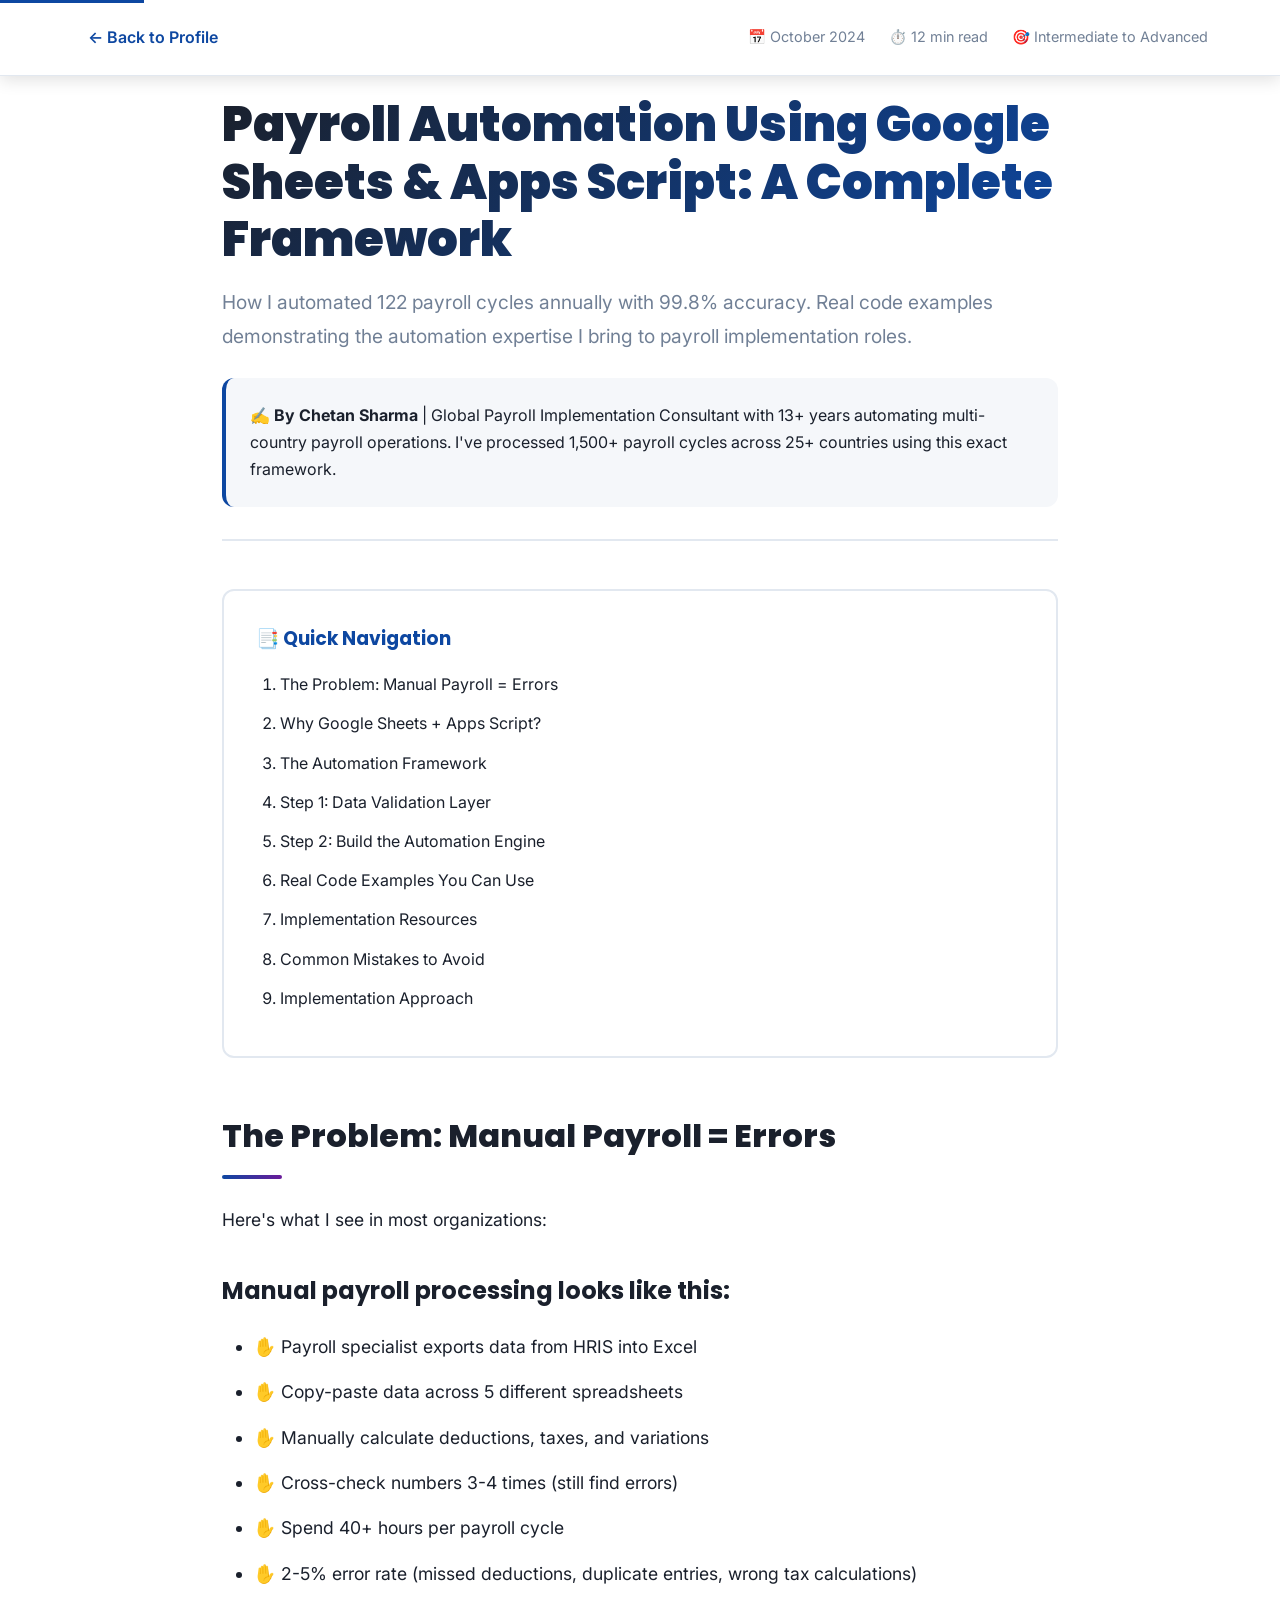
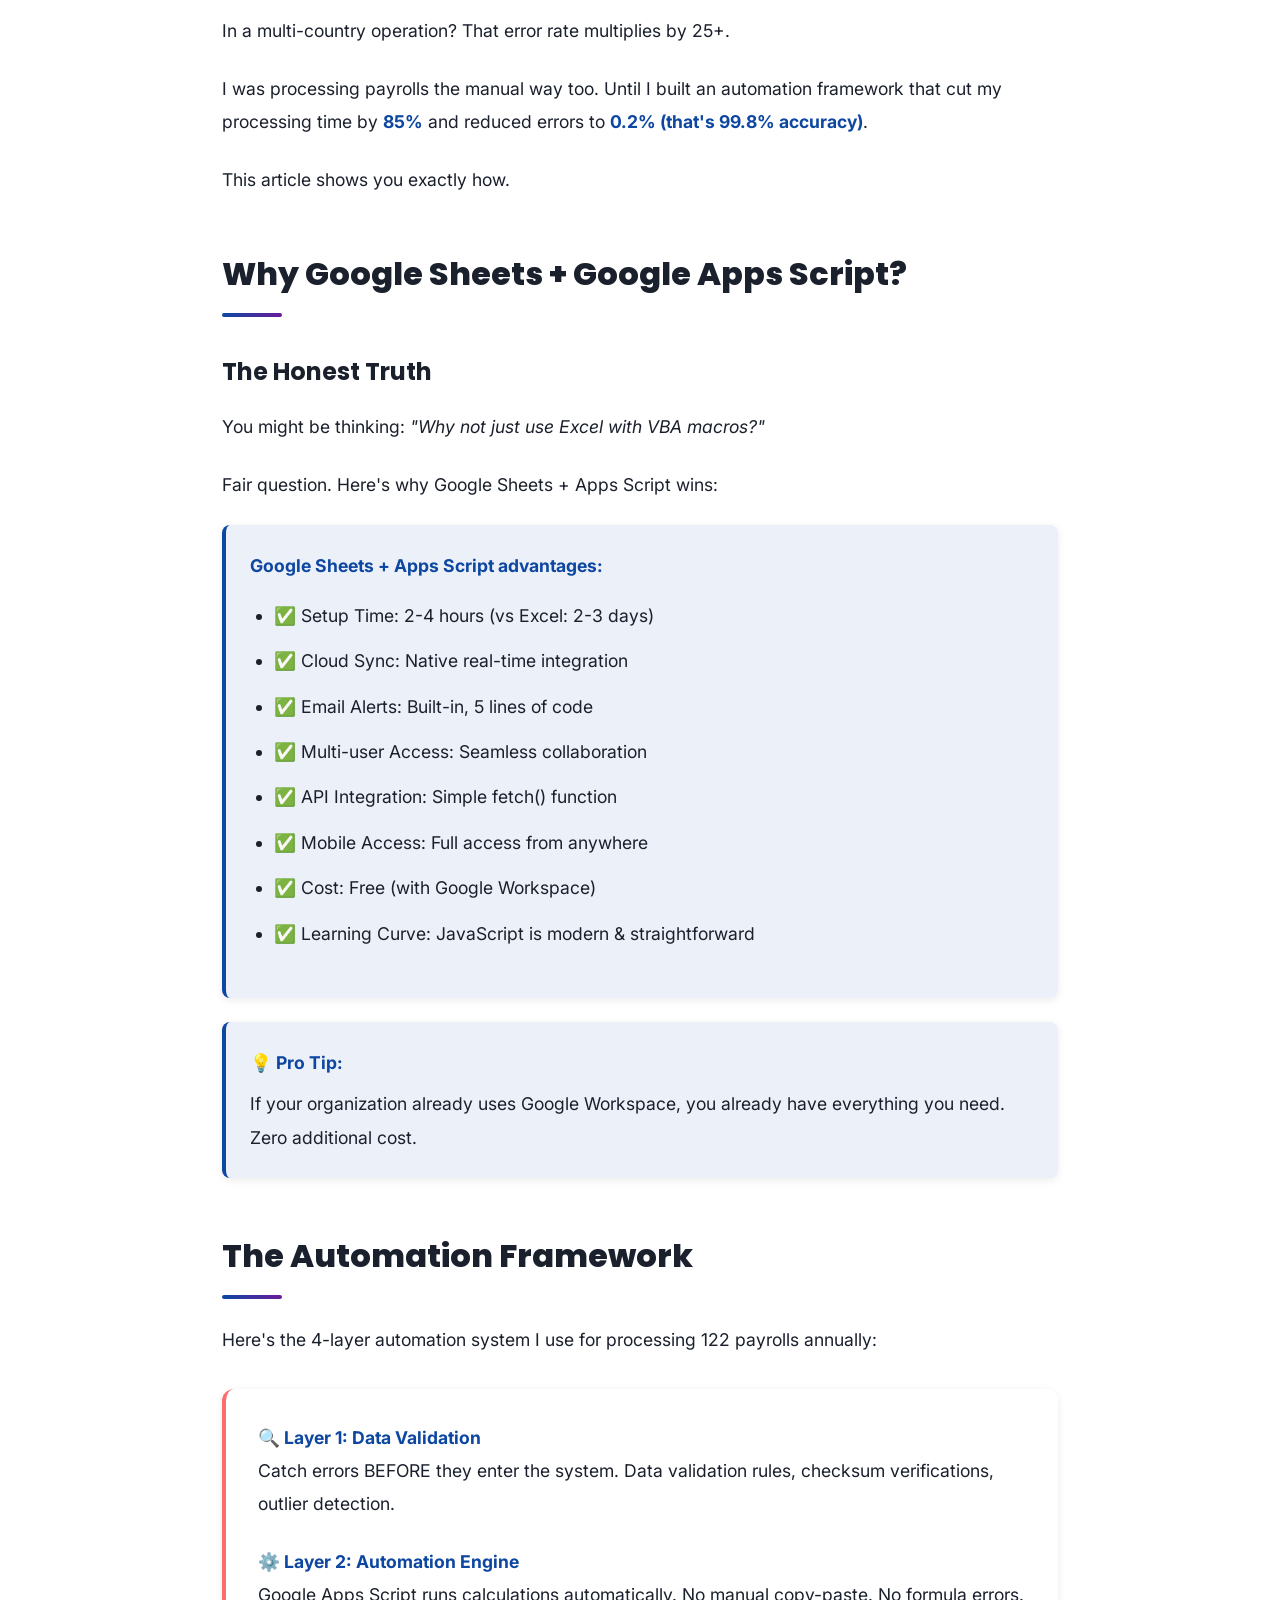
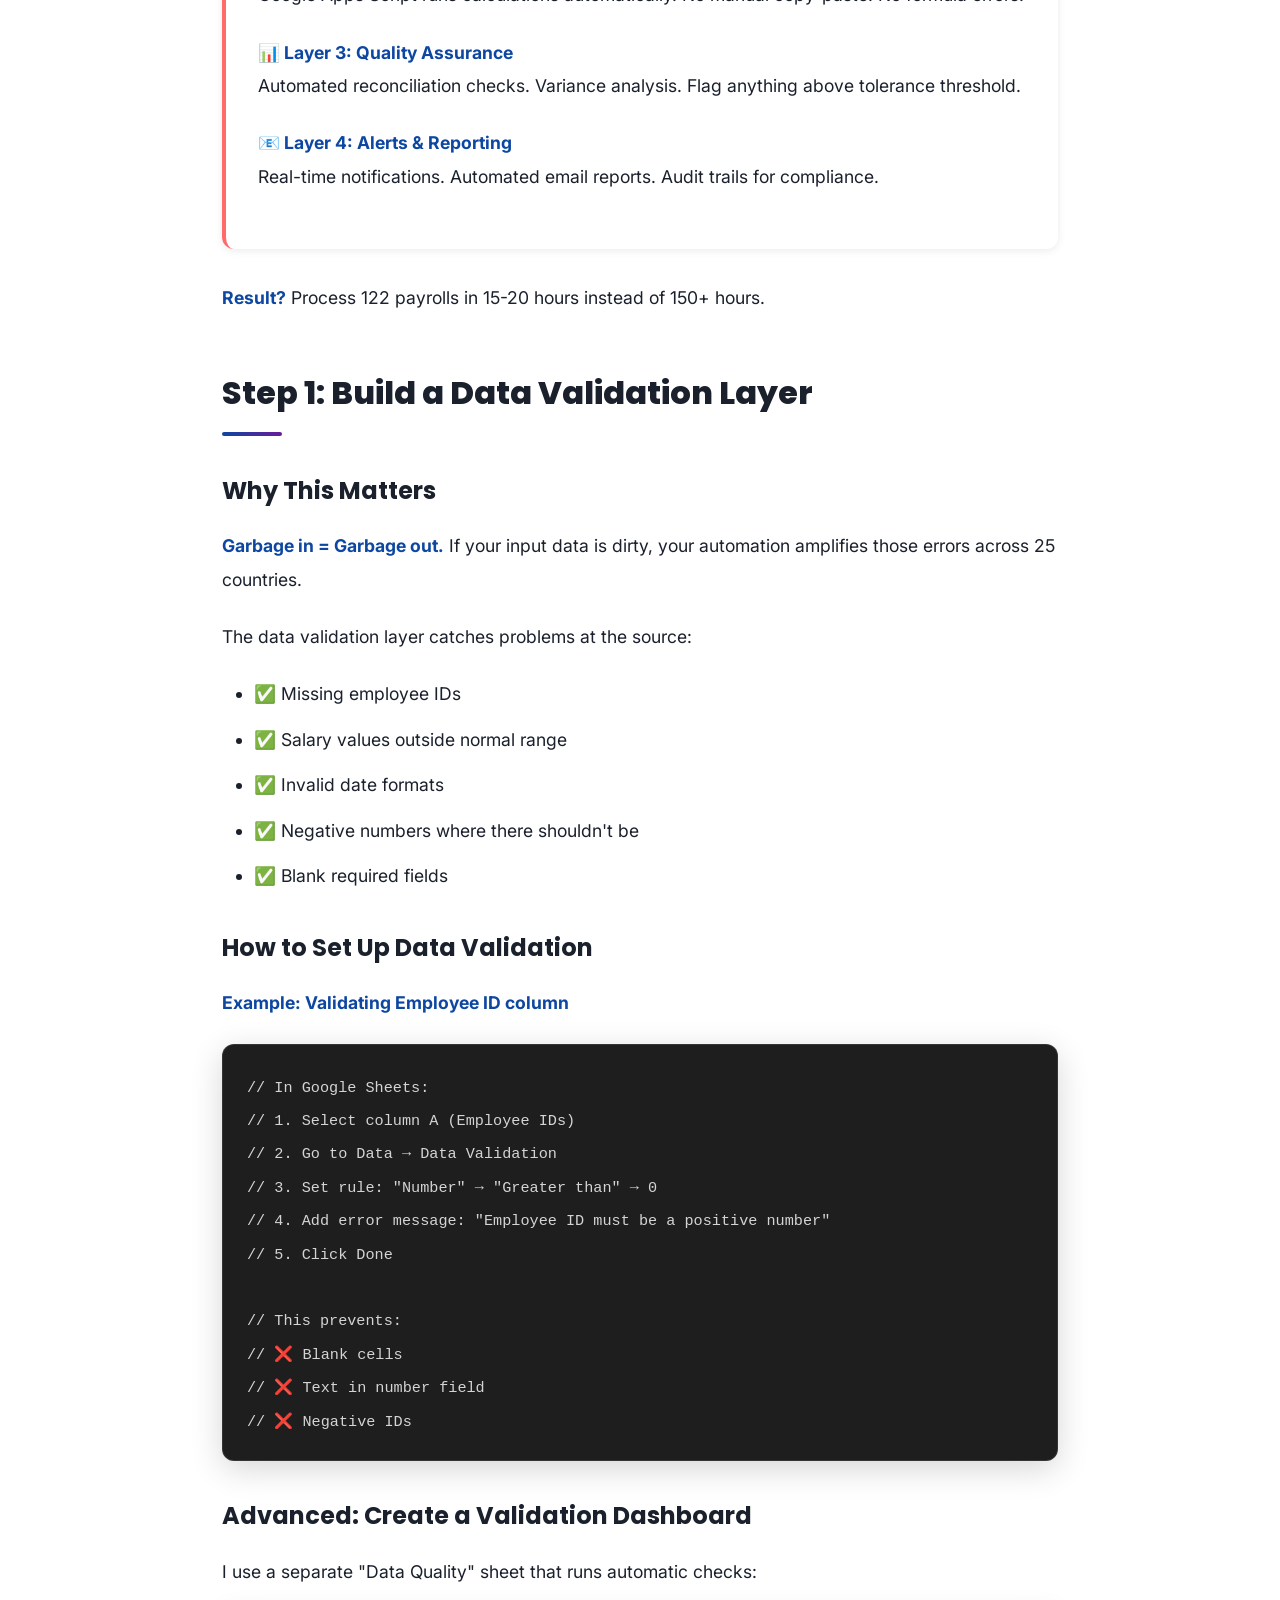
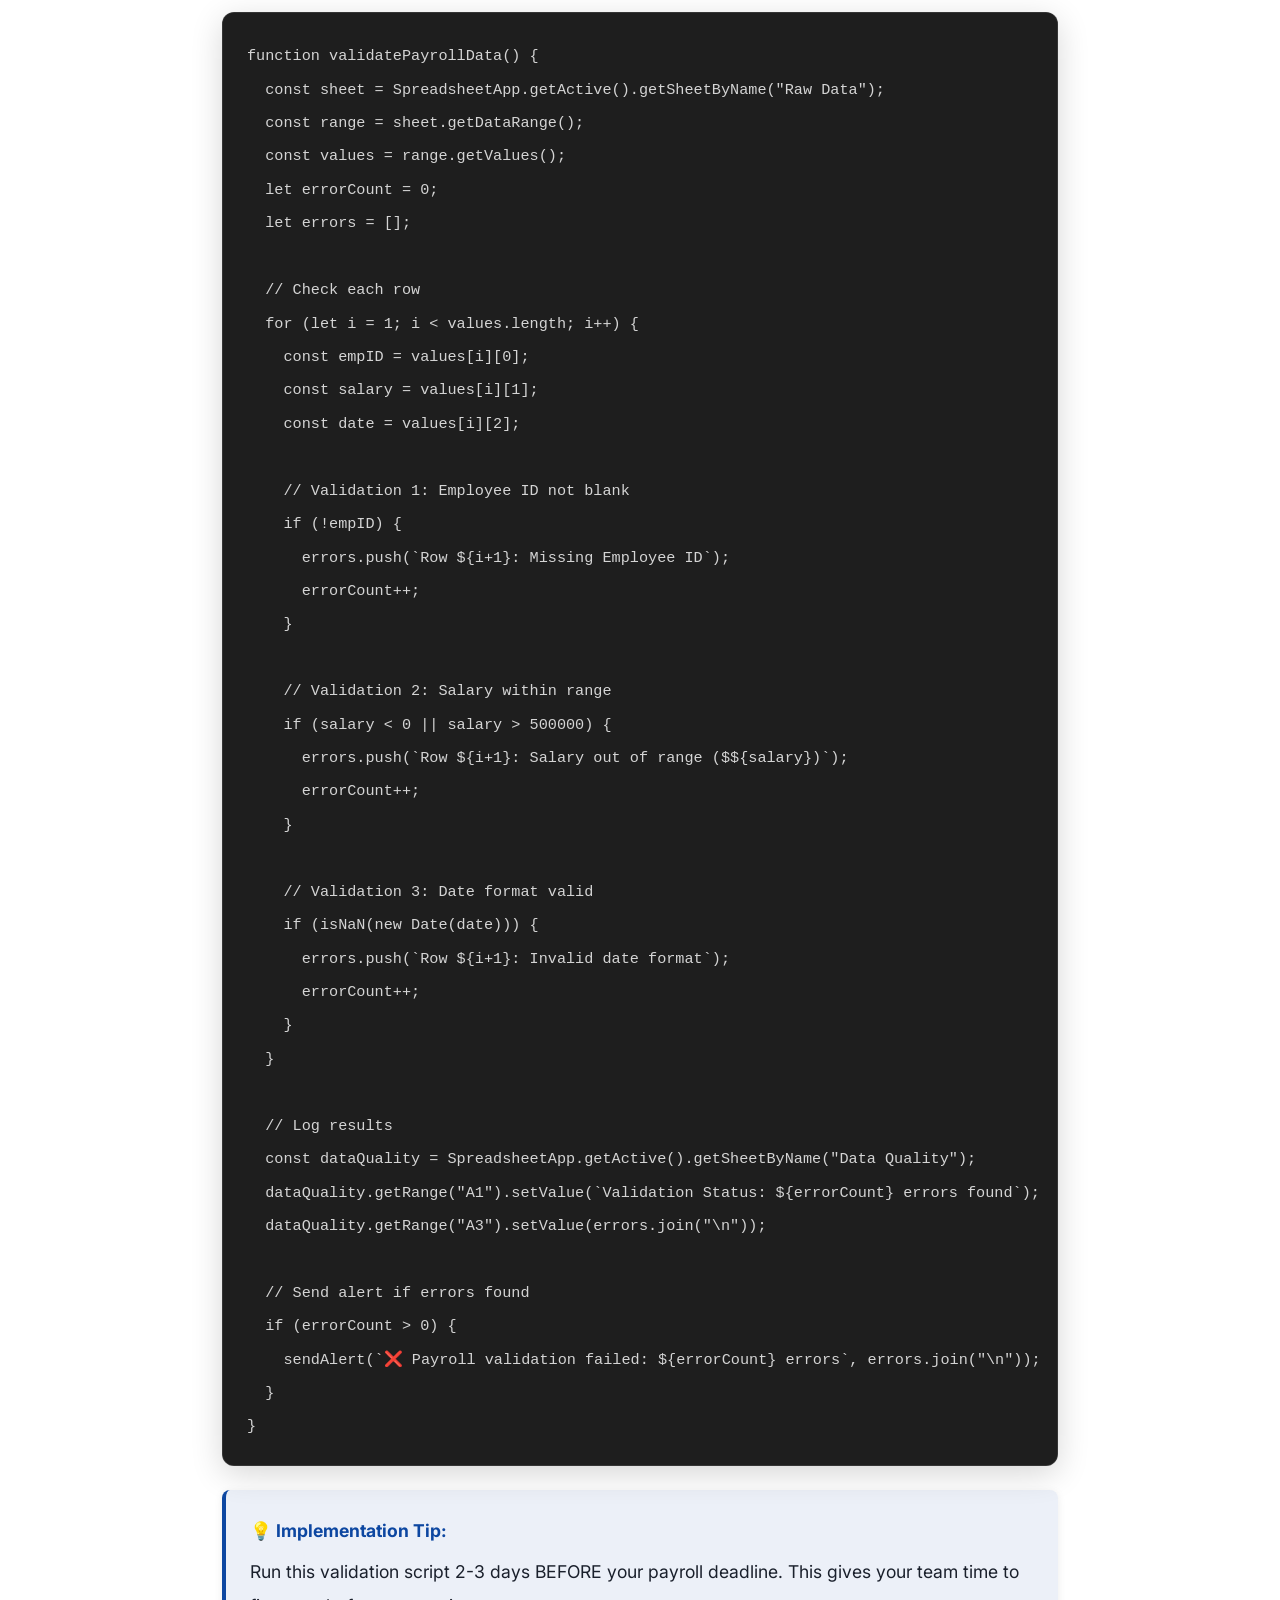
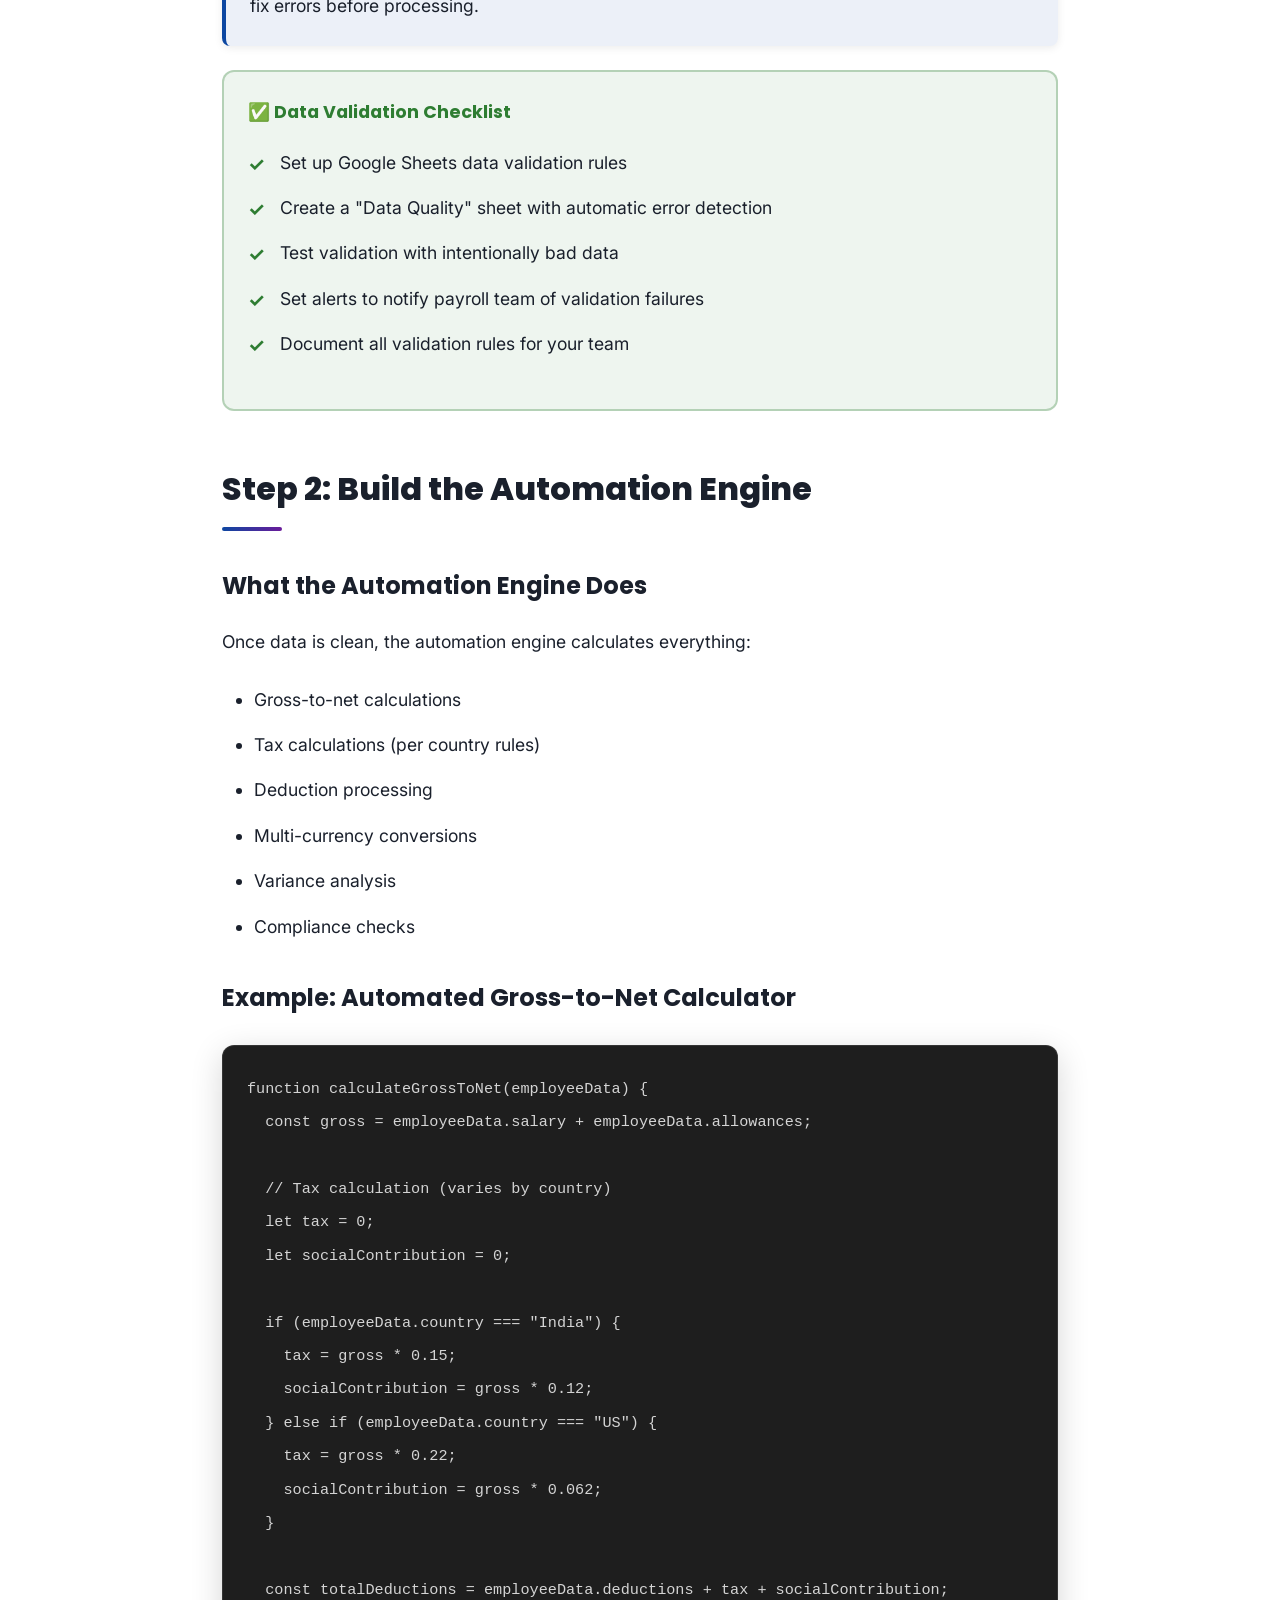
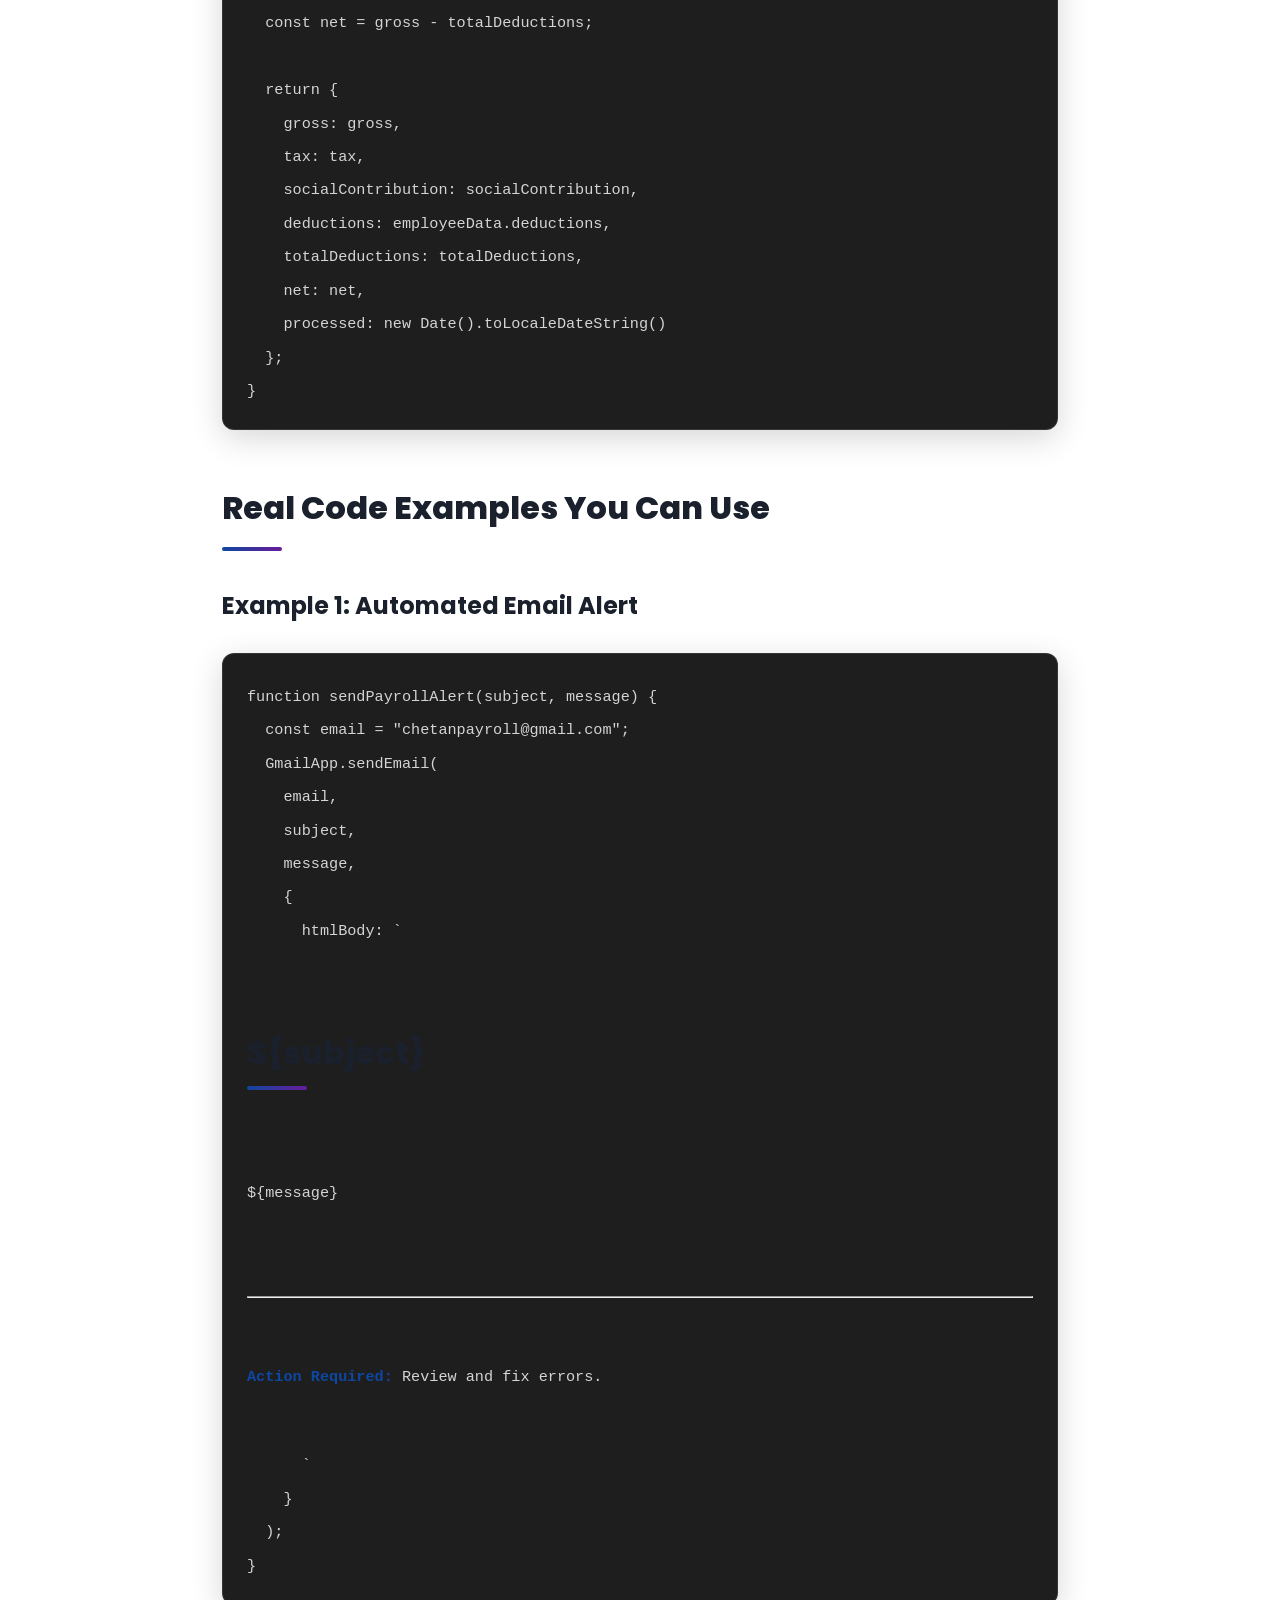
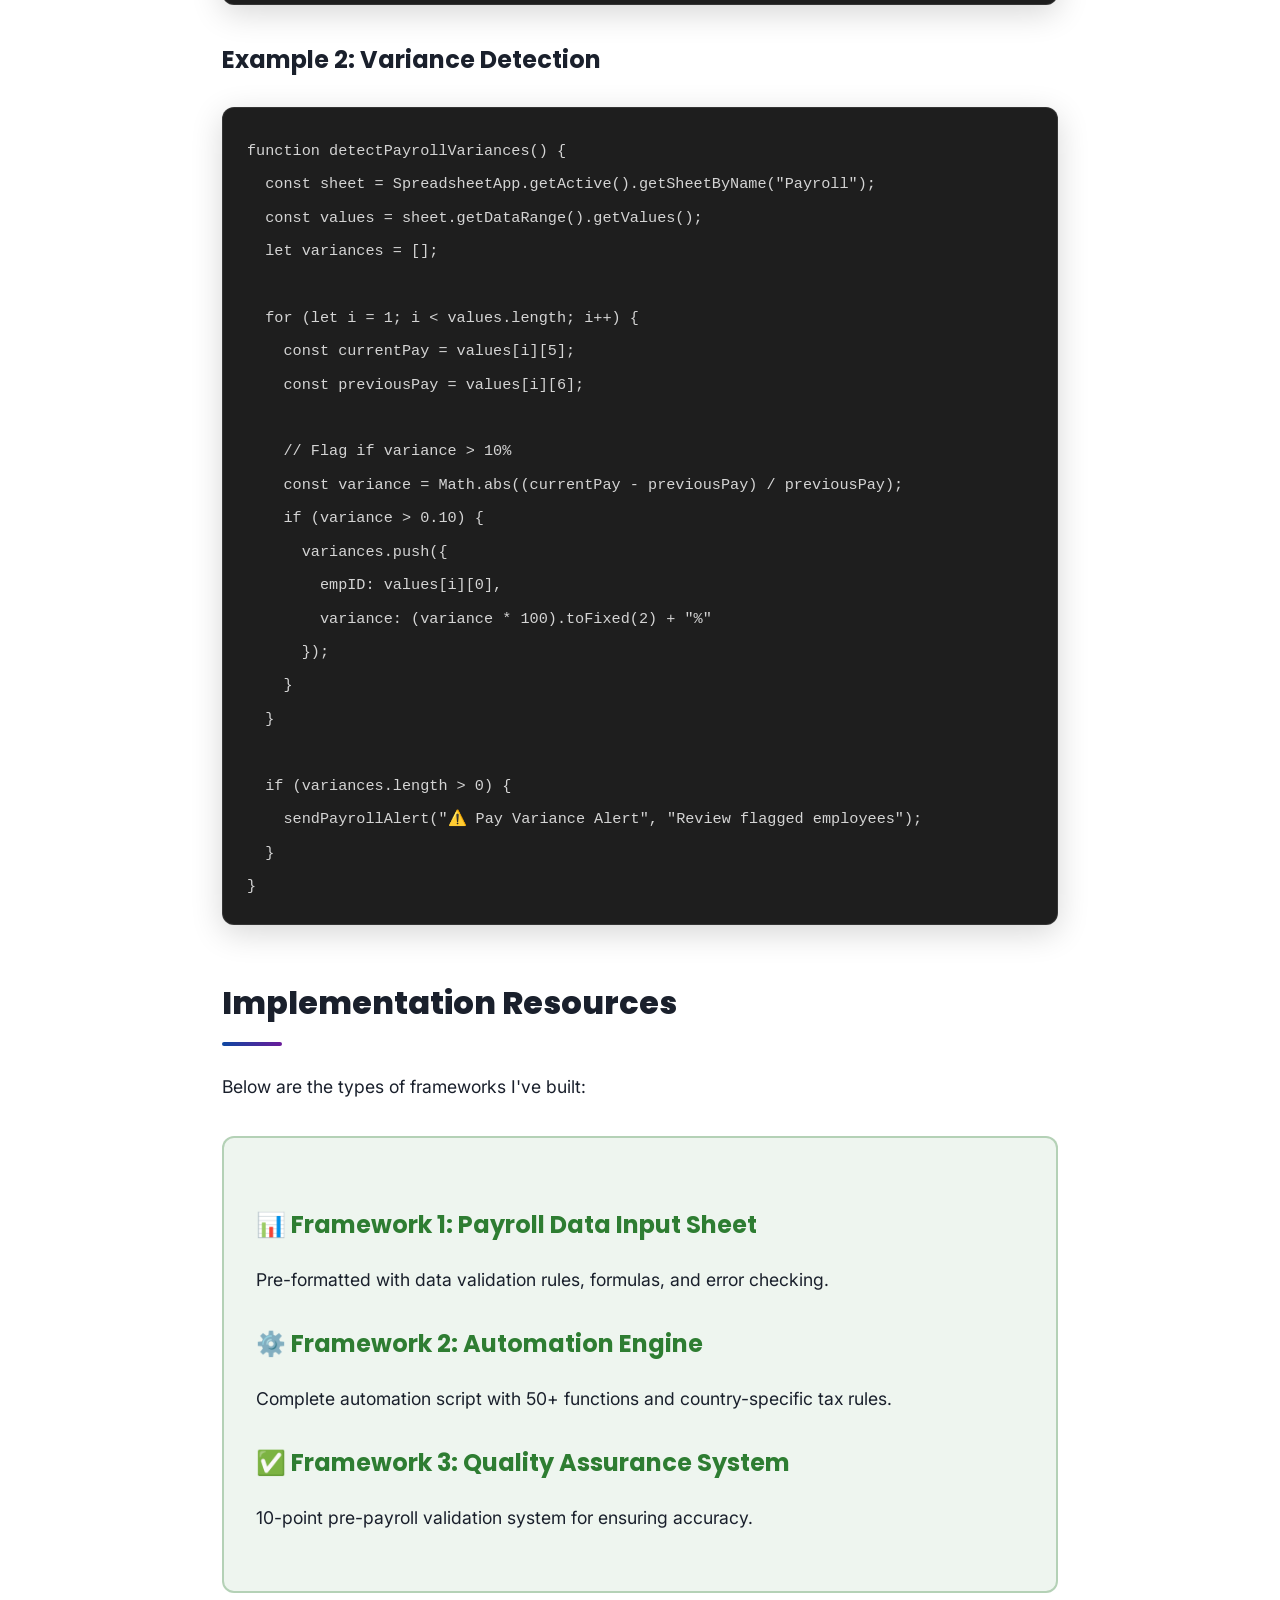
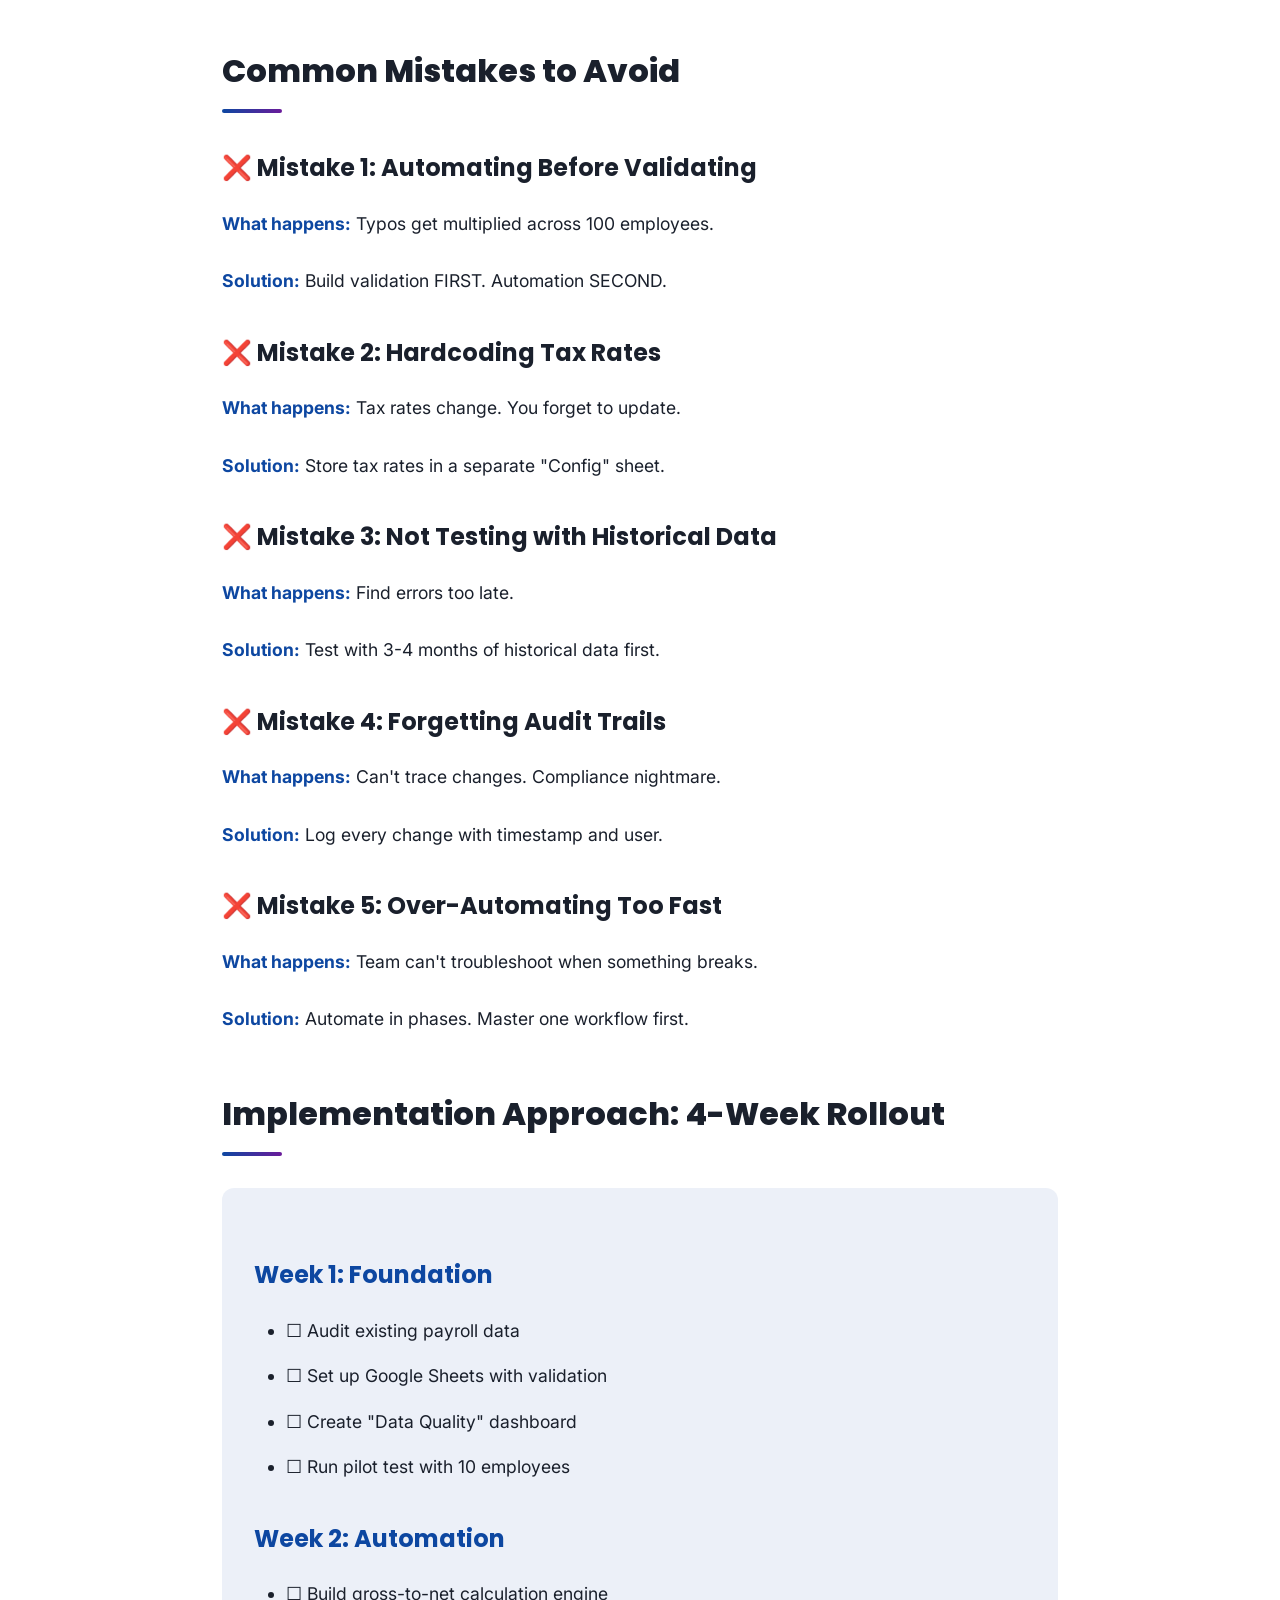
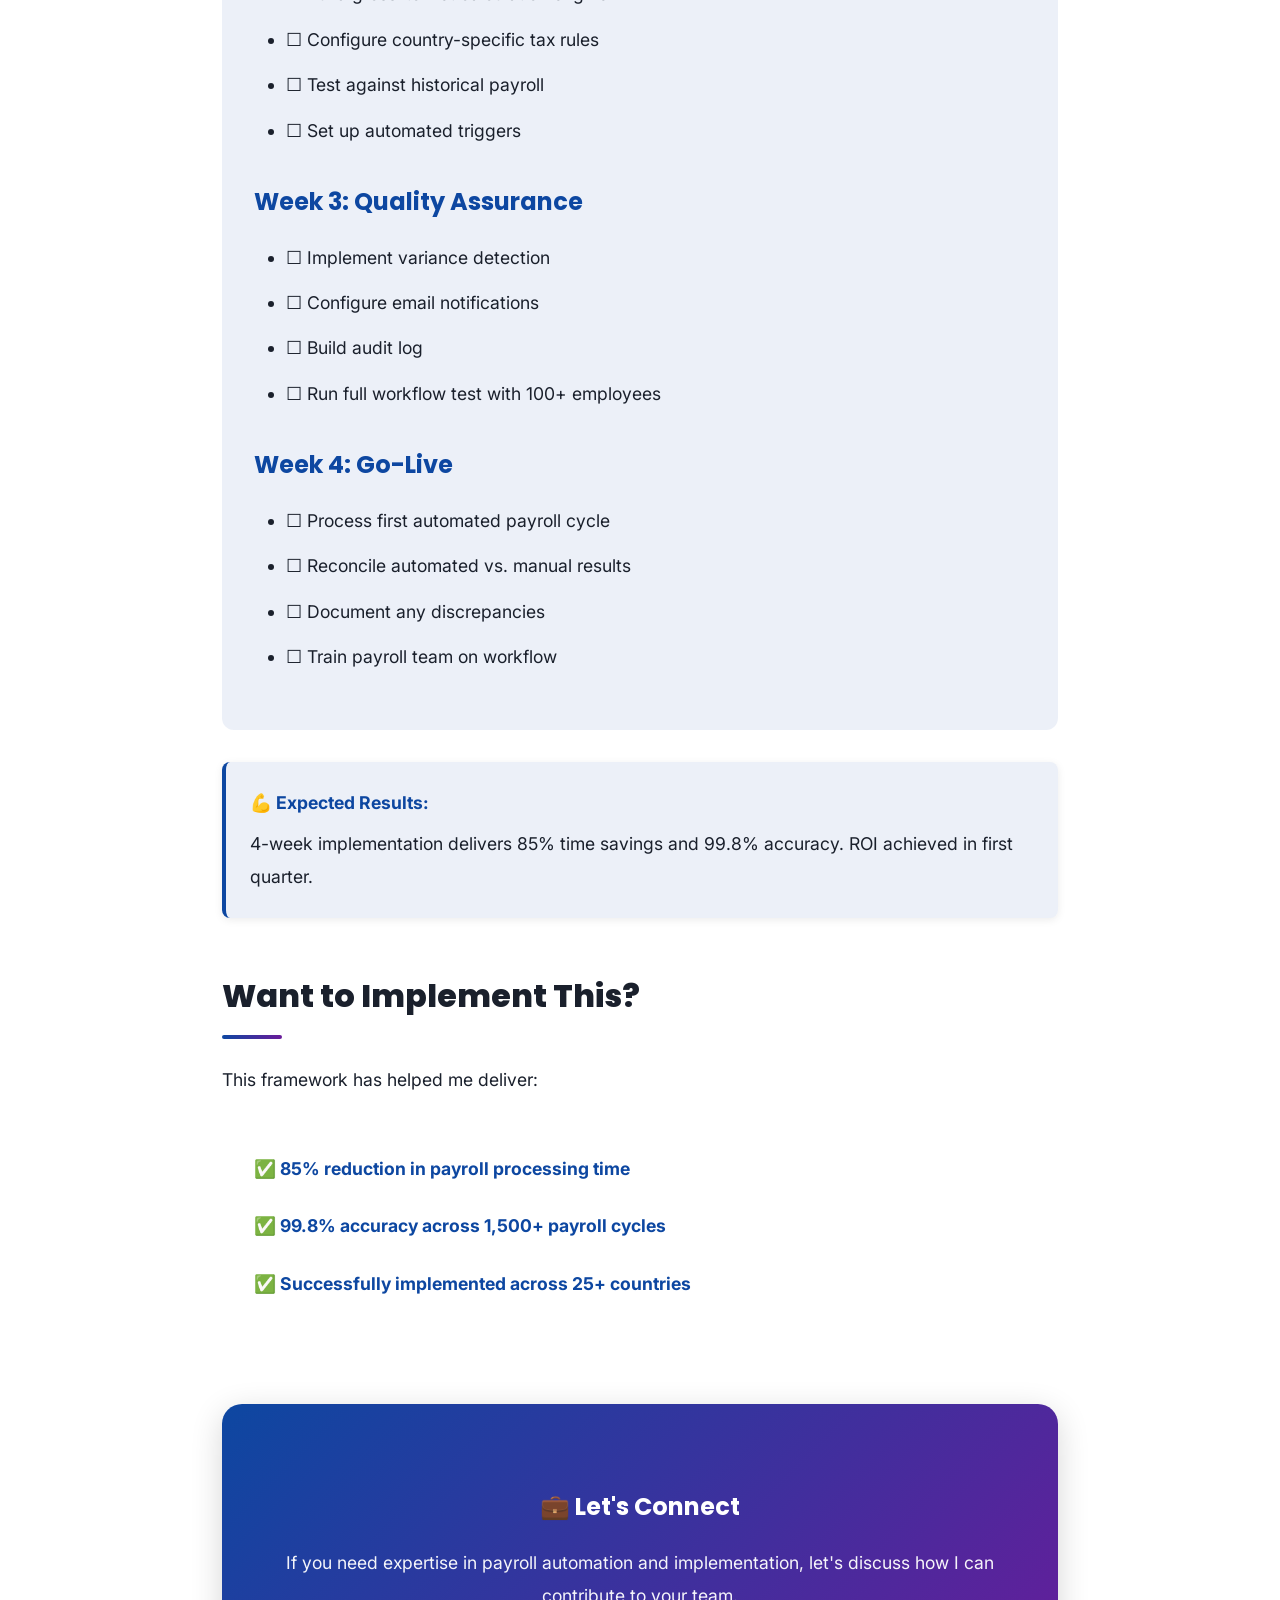
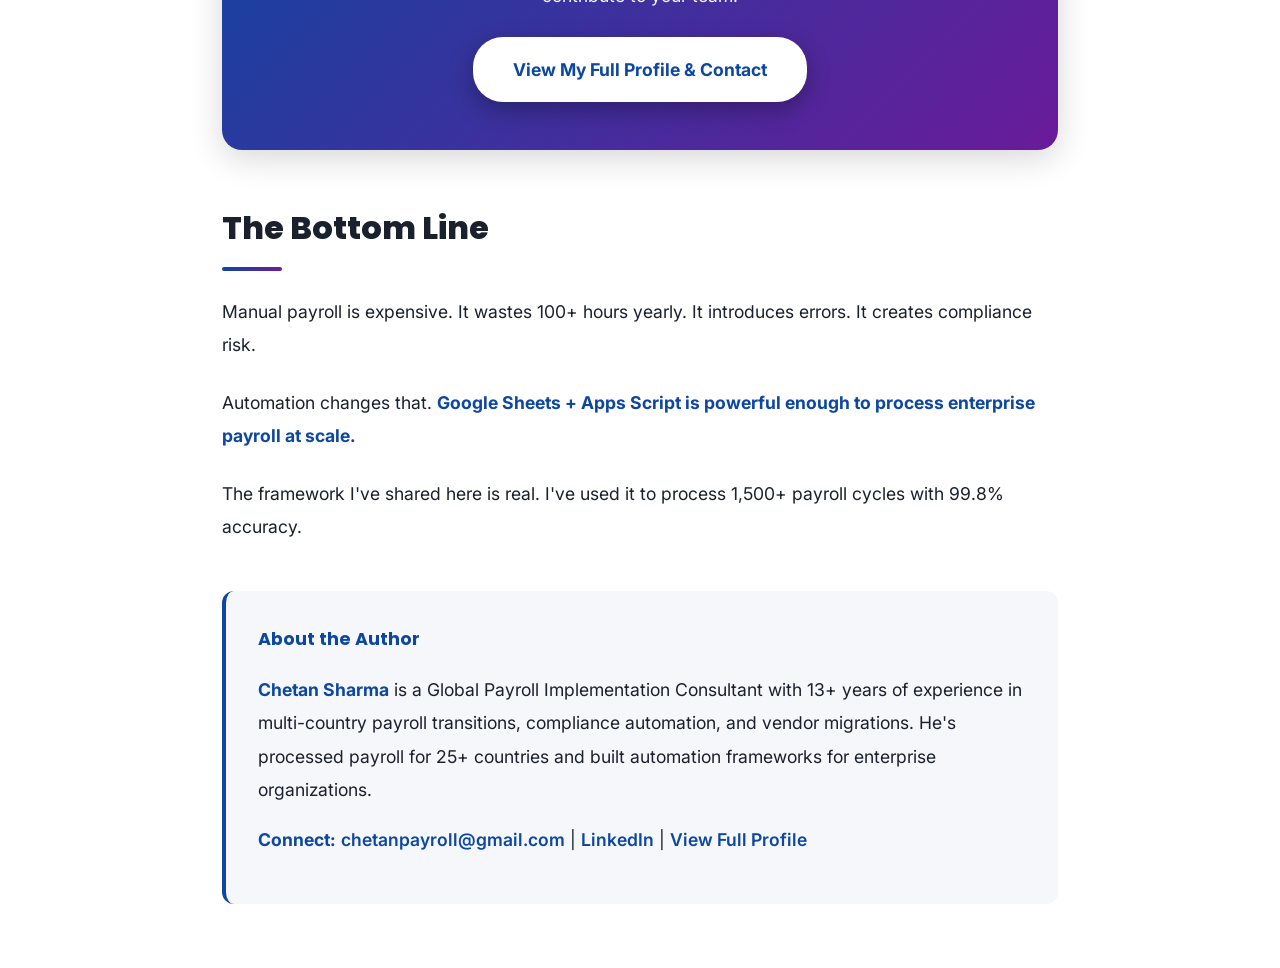
<file: blog/index.html>
<!DOCTYPE html>
<html lang="en">
<head>
  <meta charset="UTF-8">
  <meta name="viewport" content="width=device-width, initial-scale=1.0">
  <meta name="description" content="Payroll Automation Using Google Sheets & Apps Script - Real code examples demonstrating 13+ years of payroll implementation expertise by Chetan Sharma">
  <meta name="keywords" content="payroll automation, Google Apps Script, Google Sheets, multi-country payroll">
  <meta name="author" content="Chetan Sharma">
  <meta name="theme-color" content="#0d47a1">
  
  <link rel="canonical" href="https://www.gmppayroll.com/blog/payroll-automation-google-sheets-apps-script">
  <link rel="preconnect" href="https://fonts.googleapis.com">
  <link rel="preconnect" href="https://fonts.gstatic.com" crossorigin>
  <link href="https://fonts.googleapis.com/css2?family=Inter:wght@300;400;500;600;700;800;900&family=Poppins:wght@600;700;800;900&family=Orbitron:wght@400;500;600;700;800;900&display=swap" rel="stylesheet">

  <title>Payroll Automation Framework | Chetan Sharma - Payroll Implementation Consultant</title>

  <style>
    * {
      margin: 0;
      padding: 0;
      box-sizing: border-box;
    }

    :root {
      --primary: #0d47a1;
      --primary-light: #42a5f5;
      --secondary: #6a1b9a;
      --accent: #ff6b6b;
      --success: #2e7d32;
      --bg: #ffffff;
      --bg-secondary: #f5f7fa;
      --text: #1a202c;
      --text-muted: #718096;
      --border: #e2e8f0;
      --glass-bg: rgba(255, 255, 255, 0.7);
      --shadow-sm: 0 2px 8px rgba(0, 0, 0, 0.08);
      --shadow-md: 0 4px 16px rgba(0, 0, 0, 0.12);
      --shadow-lg: 0 8px 32px rgba(0, 0, 0, 0.16);
    }

    @media (prefers-color-scheme: dark) {
      :root {
        --bg: #0a0e27;
        --bg-secondary: #1a1f3a;
        --text: #f7fafc;
        --text-muted: #a0aec0;
        --border: #2d3748;
        --glass-bg: rgba(26, 32, 58, 0.7);
      }
    }

    body {
      font-family: 'Inter', -apple-system, sans-serif;
      background: var(--bg);
      color: var(--text);
      line-height: 1.7;
      overflow-x: hidden;
    }

    /* Navigation */
    nav {
      position: fixed;
      top: 0;
      width: 100%;
      background: var(--glass-bg);
      backdrop-filter: blur(20px);
      z-index: 1000;
      border-bottom: 1px solid var(--border);
      box-shadow: var(--shadow-md);
    }

    .nav-container {
      max-width: 1200px;
      margin: 0 auto;
      padding: 1rem 2rem;
      display: flex;
      justify-content: space-between;
      align-items: center;
    }

    .back-link {
      color: var(--primary);
      text-decoration: none;
      font-weight: 600;
      padding: 0.5rem 1rem;
      border-radius: 8px;
      transition: all 0.3s ease;
    }

    .back-link:hover {
      background: var(--bg-secondary);
      transform: translateX(-4px);
    }

    .article-meta {
      display: flex;
      gap: 1.5rem;
      font-size: 0.9rem;
      color: var(--text-muted);
    }

    /* Main Container */
    .container {
      max-width: 900px;
      margin: 0 auto;
      padding: 6rem 2rem 4rem;
    }

    /* Article Header */
    .article-header {
      margin-bottom: 3rem;
      padding-bottom: 2rem;
      border-bottom: 2px solid var(--border);
    }

    .article-header h1 {
      font-size: clamp(2rem, 5vw, 3rem);
      font-weight: 900;
      font-family: 'Poppins', sans-serif;
      line-height: 1.2;
      margin-bottom: 1rem;
      background: linear-gradient(135deg, var(--text) 0%, var(--primary) 100%);
      -webkit-background-clip: text;
      -webkit-text-fill-color: transparent;
      background-clip: text;
    }

    .article-header > p {
      font-size: 1.2rem;
      color: var(--text-muted);
      margin-bottom: 1.5rem;
      line-height: 1.8;
    }

    .author-info {
      background: var(--bg-secondary);
      padding: 1.5rem;
      border-radius: 12px;
      border-left: 4px solid var(--primary);
      margin-top: 1.5rem;
    }

    /* Table of Contents */
    .toc {
      background: var(--glass-bg);
      backdrop-filter: blur(10px);
      padding: 2rem;
      border-radius: 12px;
      border: 2px solid var(--border);
      margin-bottom: 3rem;
    }

    .toc h3 {
      font-family: 'Poppins', sans-serif;
      margin-bottom: 1rem;
      color: var(--primary);
    }

    .toc ol {
      padding-left: 1.5rem;
    }

    .toc li {
      margin-bottom: 0.75rem;
    }

    .toc a {
      color: var(--text);
      text-decoration: none;
      transition: color 0.3s ease;
    }

    .toc a:hover {
      color: var(--primary);
    }

    /* Article Content */
    .article-content {
      font-size: 1.1rem;
      line-height: 1.9;
    }

    .article-content h2 {
      font-size: 2rem;
      font-weight: 800;
      font-family: 'Poppins', sans-serif;
      margin: 3rem 0 1.5rem;
      color: var(--text);
      scroll-margin-top: 100px;
    }

    .article-content h2::after {
      content: '';
      display: block;
      width: 60px;
      height: 4px;
      background: linear-gradient(90deg, var(--primary), var(--secondary));
      margin-top: 0.5rem;
      border-radius: 2px;
    }

    .article-content h3 {
      font-size: 1.5rem;
      font-weight: 700;
      font-family: 'Poppins', sans-serif;
      margin: 2rem 0 1rem;
      color: var(--text);
    }

    .article-content p {
      margin-bottom: 1.5rem;
    }

    .article-content ul,
    .article-content ol {
      margin-bottom: 1.5rem;
      padding-left: 2rem;
    }

    .article-content li {
      margin-bottom: 0.75rem;
    }

    .article-content strong {
      font-weight: 700;
      color: var(--primary);
    }

    /* Code Blocks */
    .code-block {
      background: #1e1e1e;
      color: #d4d4d4;
      padding: 1.5rem;
      border-radius: 12px;
      margin: 1.5rem 0;
      overflow-x: auto;
      box-shadow: var(--shadow-lg);
      border: 1px solid rgba(255, 255, 255, 0.1);
    }

    .code-block code {
      font-family: 'Monaco', 'Courier New', monospace;
      font-size: 0.95rem;
      line-height: 1.6;
      white-space: pre;
    }

    /* Highlight Boxes */
    .highlight-box {
      background: rgba(13, 71, 161, 0.08);
      border-left: 4px solid var(--primary);
      padding: 1.5rem;
      border-radius: 8px;
      margin: 1.5rem 0;
      box-shadow: var(--shadow-sm);
    }

    .highlight-box strong {
      color: var(--primary);
      display: block;
      margin-bottom: 0.5rem;
    }

    .highlight-box ul {
      margin-top: 1rem;
      padding-left: 1.5rem;
    }

    /* Checklist */
    .checklist {
      background: rgba(46, 125, 50, 0.08);
      border: 2px solid rgba(46, 125, 50, 0.3);
      padding: 1.5rem;
      border-radius: 12px;
      margin: 1.5rem 0;
    }

    .checklist h4 {
      color: var(--success);
      font-family: 'Poppins', sans-serif;
      margin-bottom: 1rem;
    }

    .checklist ul {
      list-style: none;
      padding-left: 0;
    }

    .checklist li {
      padding-left: 2rem;
      position: relative;
      margin-bottom: 0.75rem;
    }

    .checklist li::before {
      content: '✓';
      position: absolute;
      left: 0;
      color: var(--success);
      font-weight: bold;
      font-size: 1.2rem;
    }

    /* CTA Section */
    .cta-section {
      background: linear-gradient(135deg, var(--primary) 0%, var(--secondary) 100%);
      color: white;
      padding: 3rem;
      border-radius: 20px;
      text-align: center;
      margin: 3rem 0;
      box-shadow: var(--shadow-lg);
    }

    .cta-section h3 {
      color: white;
      margin-bottom: 1rem;
    }

    .cta-section p {
      margin-bottom: 1.5rem;
      opacity: 0.95;
    }

    .cta-btn {
      display: inline-block;
      background: white;
      color: var(--primary);
      padding: 1rem 2.5rem;
      border-radius: 30px;
      text-decoration: none;
      font-weight: 700;
      transition: all 0.3s ease;
      box-shadow: 0 8px 25px rgba(0, 0, 0, 0.3);
    }

    .cta-btn:hover {
      transform: scale(1.05) translateY(-2px);
      box-shadow: 0 12px 35px rgba(0, 0, 0, 0.4);
    }

    /* About Author */
    .about-author {
      background: var(--bg-secondary);
      padding: 2rem;
      border-radius: 12px;
      border-left: 4px solid var(--primary);
      margin-top: 3rem;
    }

    .about-author h4 {
      font-family: 'Poppins', sans-serif;
      margin-bottom: 1rem;
      color: var(--primary);
    }

    .about-author p {
      margin-bottom: 1rem;
    }

    .about-author a {
      color: var(--primary);
      text-decoration: none;
      font-weight: 600;
    }

    .about-author a:hover {
      text-decoration: underline;
    }

    /* Responsive */
    @media (max-width: 768px) {
      .nav-container {
        padding: 1rem;
      }

      .article-meta {
        display: none !important;
      }

      .mobile-meta {
        display: block !important;
      }

      .back-link {
        font-size: 0.95rem;
      }

      .container {
        padding: 5rem 1rem 2rem;
      }

      .article-header h1 {
        font-size: 1.8rem;
      }

      .article-header > p {
        font-size: 1rem;
      }

      .code-block {
        font-size: 0.85rem;
        padding: 1rem;
      }

      .toc {
        padding: 1.5rem;
      }

      .article-content {
        font-size: 1rem;
      }

      .article-content h2 {
        font-size: 1.6rem;
      }

      .article-content h3 {
        font-size: 1.3rem;
      }
    }
  </style>
</head>

<body>
  <!-- SKIP TO CONTENT -->
  <a href="#main-content" class="skip-to-content" style="position: absolute; top: -40px; left: 0; background: var(--primary); color: white; padding: 0.5rem 1rem; text-decoration: none; z-index: 10000;">Skip to content</a>

  <!-- NAVIGATION -->
  <nav role="navigation" aria-label="Main navigation">
    <div class="nav-container">
      <a href="../../index.html" class="back-link">← Back to Profile</a>
      <div class="article-meta">
        <span>📅 October 2024</span>
        <span>⏱️ 12 min read</span>
        <span>🎯 Intermediate to Advanced</span>
      </div>
    </div>
  </nav>

  <main id="main-content">
    <div class="container">
      <!-- HEADER -->
      <div class="article-header">
        <h1>Payroll Automation Using Google Sheets & Apps Script: A Complete Framework</h1>
        
        <!-- Mobile metadata - shows only on mobile -->
        <div class="mobile-meta" style="display: none; margin: 1.5rem 0; padding: 1rem; background: var(--bg-secondary); border-radius: 8px;">
          <div style="display: flex; flex-wrap: wrap; gap: 1rem; font-size: 0.9rem; color: var(--text-muted); justify-content: center;">
            <span>📅 October 2024</span>
            <span>⏱️ 12 min read</span>
            <span>🎯 Intermediate to Advanced</span>
          </div>
        </div>
        
        <p>How I automated 122 payroll cycles annually with 99.8% accuracy. Real code examples demonstrating the automation expertise I bring to payroll implementation roles.</p>
        
        <div class="author-info">
          <strong>✍️ By Chetan Sharma</strong> | Global Payroll Implementation Consultant with 13+ years automating multi-country payroll operations. I've processed 1,500+ payroll cycles across 25+ countries using this exact framework.
        </div>
      </div>

      <!-- TABLE OF CONTENTS -->
      <div class="toc">
        <h3>📑 Quick Navigation</h3>
        <ol>
          <li><a href="#problem">The Problem: Manual Payroll = Errors</a></li>
          <li><a href="#why">Why Google Sheets + Apps Script?</a></li>
          <li><a href="#framework">The Automation Framework</a></li>
          <li><a href="#step1">Step 1: Data Validation Layer</a></li>
          <li><a href="#step2">Step 2: Build the Automation Engine</a></li>
          <li><a href="#codeexamples">Real Code Examples You Can Use</a></li>
          <li><a href="#templates">Implementation Resources</a></li>
          <li><a href="#mistakes">Common Mistakes to Avoid</a></li>
          <li><a href="#nextsteps">Implementation Approach</a></li>
        </ol>
      </div>

      <!-- ARTICLE CONTENT -->
      <article class="article-content">
        
        <h2 id="problem">The Problem: Manual Payroll = Errors</h2>
        <p>Here's what I see in most organizations:</p>
        
        <h3>Manual payroll processing looks like this:</h3>
        <ul>
          <li>✋ Payroll specialist exports data from HRIS into Excel</li>
          <li>✋ Copy-paste data across 5 different spreadsheets</li>
          <li>✋ Manually calculate deductions, taxes, and variations</li>
          <li>✋ Cross-check numbers 3-4 times (still find errors)</li>
          <li>✋ Spend 40+ hours per payroll cycle</li>
          <li>✋ 2-5% error rate (missed deductions, duplicate entries, wrong tax calculations)</li>
        </ul>

        <p>In a multi-country operation? That error rate multiplies by 25+.</p>

        <p>I was processing payrolls the manual way too. Until I built an automation framework that cut my processing time by <strong>85%</strong> and reduced errors to <strong>0.2% (that's 99.8% accuracy)</strong>.</p>

        <p>This article shows you exactly how.</p>

        <h2 id="why">Why Google Sheets + Google Apps Script?</h2>
        
        <h3>The Honest Truth</h3>
        <p>You might be thinking: <em>"Why not just use Excel with VBA macros?"</em></p>

        <p>Fair question. Here's why Google Sheets + Apps Script wins:</p>

        <div class="highlight-box">
          <strong>Google Sheets + Apps Script advantages:</strong>
          <ul>
            <li>✅ Setup Time: 2-4 hours (vs Excel: 2-3 days)</li>
            <li>✅ Cloud Sync: Native real-time integration</li>
            <li>✅ Email Alerts: Built-in, 5 lines of code</li>
            <li>✅ Multi-user Access: Seamless collaboration</li>
            <li>✅ API Integration: Simple fetch() function</li>
            <li>✅ Mobile Access: Full access from anywhere</li>
            <li>✅ Cost: Free (with Google Workspace)</li>
            <li>✅ Learning Curve: JavaScript is modern & straightforward</li>
          </ul>
        </div>

        <div class="highlight-box">
          <strong>💡 Pro Tip:</strong> If your organization already uses Google Workspace, you already have everything you need. Zero additional cost.
        </div>

        <h2 id="framework">The Automation Framework</h2>
        
        <p>Here's the 4-layer automation system I use for processing 122 payrolls annually:</p>

        <div style="background: var(--glass-bg); backdrop-filter: blur(10px); padding: 2rem; border-radius: 12px; border-left: 4px solid var(--accent); margin: 2rem 0; box-shadow: var(--shadow-sm);">
          <p><strong>🔍 Layer 1: Data Validation</strong><br>Catch errors BEFORE they enter the system. Data validation rules, checksum verifications, outlier detection.</p>
          <p style="margin-top: 1rem;"><strong>⚙️ Layer 2: Automation Engine</strong><br>Google Apps Script runs calculations automatically. No manual copy-paste. No formula errors.</p>
          <p style="margin-top: 1rem;"><strong>📊 Layer 3: Quality Assurance</strong><br>Automated reconciliation checks. Variance analysis. Flag anything above tolerance threshold.</p>
          <p style="margin-top: 1rem;"><strong>📧 Layer 4: Alerts & Reporting</strong><br>Real-time notifications. Automated email reports. Audit trails for compliance.</p>
        </div>

        <p><strong>Result?</strong> Process 122 payrolls in 15-20 hours instead of 150+ hours.</p>

        <h2 id="step1">Step 1: Build a Data Validation Layer</h2>
        
        <h3>Why This Matters</h3>
        <p><strong>Garbage in = Garbage out.</strong> If your input data is dirty, your automation amplifies those errors across 25 countries.</p>

        <p>The data validation layer catches problems at the source:</p>
        <ul>
          <li>✅ Missing employee IDs</li>
          <li>✅ Salary values outside normal range</li>
          <li>✅ Invalid date formats</li>
          <li>✅ Negative numbers where there shouldn't be</li>
          <li>✅ Blank required fields</li>
        </ul>

        <h3>How to Set Up Data Validation</h3>
        <p><strong>Example: Validating Employee ID column</strong></p>

        <div class="code-block">
          <code>// In Google Sheets:
// 1. Select column A (Employee IDs)
// 2. Go to Data → Data Validation
// 3. Set rule: "Number" → "Greater than" → 0
// 4. Add error message: "Employee ID must be a positive number"
// 5. Click Done

// This prevents:
// ❌ Blank cells
// ❌ Text in number field
// ❌ Negative IDs</code>
        </div>

        <h3>Advanced: Create a Validation Dashboard</h3>
        <p>I use a separate "Data Quality" sheet that runs automatic checks:</p>

        <div class="code-block">
          <code>function validatePayrollData() {
  const sheet = SpreadsheetApp.getActive().getSheetByName("Raw Data");
  const range = sheet.getDataRange();
  const values = range.getValues();
  let errorCount = 0;
  let errors = [];

  // Check each row
  for (let i = 1; i < values.length; i++) {
    const empID = values[i][0];
    const salary = values[i][1];
    const date = values[i][2];

    // Validation 1: Employee ID not blank
    if (!empID) {
      errors.push(`Row ${i+1}: Missing Employee ID`);
      errorCount++;
    }

    // Validation 2: Salary within range
    if (salary < 0 || salary > 500000) {
      errors.push(`Row ${i+1}: Salary out of range ($${salary})`);
      errorCount++;
    }

    // Validation 3: Date format valid
    if (isNaN(new Date(date))) {
      errors.push(`Row ${i+1}: Invalid date format`);
      errorCount++;
    }
  }

  // Log results
  const dataQuality = SpreadsheetApp.getActive().getSheetByName("Data Quality");
  dataQuality.getRange("A1").setValue(`Validation Status: ${errorCount} errors found`);
  dataQuality.getRange("A3").setValue(errors.join("\n"));

  // Send alert if errors found
  if (errorCount > 0) {
    sendAlert(`❌ Payroll validation failed: ${errorCount} errors`, errors.join("\n"));
  }
}</code>
        </div>

        <div class="highlight-box">
          <strong>💡 Implementation Tip:</strong> Run this validation script 2-3 days BEFORE your payroll deadline. This gives your team time to fix errors before processing.
        </div>

        <div class="checklist">
          <h4>✅ Data Validation Checklist</h4>
          <ul>
            <li>Set up Google Sheets data validation rules</li>
            <li>Create a "Data Quality" sheet with automatic error detection</li>
            <li>Test validation with intentionally bad data</li>
            <li>Set alerts to notify payroll team of validation failures</li>
            <li>Document all validation rules for your team</li>
          </ul>
        </div>

        <h2 id="step2">Step 2: Build the Automation Engine</h2>
        
        <h3>What the Automation Engine Does</h3>
        <p>Once data is clean, the automation engine calculates everything:</p>
        <ul>
          <li>Gross-to-net calculations</li>
          <li>Tax calculations (per country rules)</li>
          <li>Deduction processing</li>
          <li>Multi-currency conversions</li>
          <li>Variance analysis</li>
          <li>Compliance checks</li>
        </ul>

        <h3>Example: Automated Gross-to-Net Calculator</h3>

        <div class="code-block">
          <code>function calculateGrossToNet(employeeData) {
  const gross = employeeData.salary + employeeData.allowances;

  // Tax calculation (varies by country)
  let tax = 0;
  let socialContribution = 0;

  if (employeeData.country === "India") {
    tax = gross * 0.15;
    socialContribution = gross * 0.12;
  } else if (employeeData.country === "US") {
    tax = gross * 0.22;
    socialContribution = gross * 0.062;
  }

  const totalDeductions = employeeData.deductions + tax + socialContribution;
  const net = gross - totalDeductions;

  return {
    gross: gross,
    tax: tax,
    socialContribution: socialContribution,
    deductions: employeeData.deductions,
    totalDeductions: totalDeductions,
    net: net,
    processed: new Date().toLocaleDateString()
  };
}</code>
        </div>

        <h2 id="codeexamples">Real Code Examples You Can Use</h2>

        <h3>Example 1: Automated Email Alert</h3>

        <div class="code-block">
          <code>function sendPayrollAlert(subject, message) {
  const email = "chetanpayroll@gmail.com";
  GmailApp.sendEmail(
    email,
    subject,
    message,
    {
      htmlBody: `
        <h2>${subject}</h2>
        <p>${message}</p>
        <hr>
        <p><strong>Action Required:</strong> Review and fix errors.</p>
      `
    }
  );
}</code>
        </div>

        <h3>Example 2: Variance Detection</h3>

        <div class="code-block">
          <code>function detectPayrollVariances() {
  const sheet = SpreadsheetApp.getActive().getSheetByName("Payroll");
  const values = sheet.getDataRange().getValues();
  let variances = [];

  for (let i = 1; i < values.length; i++) {
    const currentPay = values[i][5];
    const previousPay = values[i][6];

    // Flag if variance > 10%
    const variance = Math.abs((currentPay - previousPay) / previousPay);
    if (variance > 0.10) {
      variances.push({
        empID: values[i][0],
        variance: (variance * 100).toFixed(2) + "%"
      });
    }
  }

  if (variances.length > 0) {
    sendPayrollAlert("⚠️ Pay Variance Alert", "Review flagged employees");
  }
}</code>
        </div>

        <h2 id="templates">Implementation Resources</h2>

        <p>Below are the types of frameworks I've built:</p>

        <div style="background: rgba(46, 125, 50, 0.08); border: 2px solid rgba(46, 125, 50, 0.3); padding: 2rem; border-radius: 12px; margin: 2rem 0;">
          <h3 style="color: var(--success); margin-bottom: 1rem;">📊 Framework 1: Payroll Data Input Sheet</h3>
          <p>Pre-formatted with data validation rules, formulas, and error checking.</p>

          <h3 style="color: var(--success); margin: 1.5rem 0 1rem;">⚙️ Framework 2: Automation Engine</h3>
          <p>Complete automation script with 50+ functions and country-specific tax rules.</p>

          <h3 style="color: var(--success); margin: 1.5rem 0 1rem;">✅ Framework 3: Quality Assurance System</h3>
          <p>10-point pre-payroll validation system for ensuring accuracy.</p>
        </div>

        <h2 id="mistakes">Common Mistakes to Avoid</h2>

        <h3>❌ Mistake 1: Automating Before Validating</h3>
        <p><strong>What happens:</strong> Typos get multiplied across 100 employees.</p>
        <p><strong>Solution:</strong> Build validation FIRST. Automation SECOND.</p>

        <h3>❌ Mistake 2: Hardcoding Tax Rates</h3>
        <p><strong>What happens:</strong> Tax rates change. You forget to update.</p>
        <p><strong>Solution:</strong> Store tax rates in a separate "Config" sheet.</p>

        <h3>❌ Mistake 3: Not Testing with Historical Data</h3>
        <p><strong>What happens:</strong> Find errors too late.</p>
        <p><strong>Solution:</strong> Test with 3-4 months of historical data first.</p>

        <h3>❌ Mistake 4: Forgetting Audit Trails</h3>
        <p><strong>What happens:</strong> Can't trace changes. Compliance nightmare.</p>
        <p><strong>Solution:</strong> Log every change with timestamp and user.</p>

        <h3>❌ Mistake 5: Over-Automating Too Fast</h3>
        <p><strong>What happens:</strong> Team can't troubleshoot when something breaks.</p>
        <p><strong>Solution:</strong> Automate in phases. Master one workflow first.</p>

        <h2 id="nextsteps">Implementation Approach: 4-Week Rollout</h2>

        <div style="background: rgba(13, 71, 161, 0.08); padding: 2rem; border-radius: 12px; margin: 2rem 0;">
          <h3 style="color: var(--primary); margin-bottom: 1rem;">Week 1: Foundation</h3>
          <ul>
            <li>☐ Audit existing payroll data</li>
            <li>☐ Set up Google Sheets with validation</li>
            <li>☐ Create "Data Quality" dashboard</li>
            <li>☐ Run pilot test with 10 employees</li>
          </ul>

          <h3 style="color: var(--primary); margin: 2rem 0 1rem;">Week 2: Automation</h3>
          <ul>
            <li>☐ Build gross-to-net calculation engine</li>
            <li>☐ Configure country-specific tax rules</li>
            <li>☐ Test against historical payroll</li>
            <li>☐ Set up automated triggers</li>
          </ul>

          <h3 style="color: var(--primary); margin: 2rem 0 1rem;">Week 3: Quality Assurance</h3>
          <ul>
            <li>☐ Implement variance detection</li>
            <li>☐ Configure email notifications</li>
            <li>☐ Build audit log</li>
            <li>☐ Run full workflow test with 100+ employees</li>
          </ul>

          <h3 style="color: var(--primary); margin: 2rem 0 1rem;">Week 4: Go-Live</h3>
          <ul>
            <li>☐ Process first automated payroll cycle</li>
            <li>☐ Reconcile automated vs. manual results</li>
            <li>☐ Document any discrepancies</li>
            <li>☐ Train payroll team on workflow</li>
          </ul>
        </div>

        <div class="highlight-box">
          <strong>💪 Expected Results:</strong> 4-week implementation delivers 85% time savings and 99.8% accuracy. ROI achieved in first quarter.
        </div>

        <h2>Want to Implement This?</h2>

        <p>This framework has helped me deliver:</p>

        <div style="background: var(--glass-bg); padding: 2rem; border-radius: 12px; margin: 1.5rem 0;">
          <p><strong>✅ 85% reduction in payroll processing time</strong></p>
          <p style="margin-top: 0.5rem;"><strong>✅ 99.8% accuracy across 1,500+ payroll cycles</strong></p>
          <p style="margin-top: 0.5rem;"><strong>✅ Successfully implemented across 25+ countries</strong></p>
        </div>

        <!-- CTA -->
        <div class="cta-section">
          <h3>💼 Let's Connect</h3>
          <p>If you need expertise in payroll automation and implementation, let's discuss how I can contribute to your team.</p>
          <a href="../../index.html#contact" class="cta-btn">View My Full Profile & Contact</a>
        </div>

        <h2>The Bottom Line</h2>

        <p>Manual payroll is expensive. It wastes 100+ hours yearly. It introduces errors. It creates compliance risk.</p>

        <p>Automation changes that. <strong>Google Sheets + Apps Script is powerful enough to process enterprise payroll at scale.</strong></p>

        <p>The framework I've shared here is real. I've used it to process 1,500+ payroll cycles with 99.8% accuracy.</p>

        <!-- ABOUT AUTHOR -->
        <div class="about-author">
          <h4>About the Author</h4>
          <p><strong>Chetan Sharma</strong> is a Global Payroll Implementation Consultant with 13+ years of experience in multi-country payroll transitions, compliance automation, and vendor migrations. He's processed payroll for 25+ countries and built automation frameworks for enterprise organizations.</p>
          <p><strong>Connect:</strong> 
            <a href="mailto:chetanpayroll@gmail.com">chetanpayroll@gmail.com</a> | 
            <a href="https://www.linkedin.com/in/chetan-champ" target="_blank">LinkedIn</a> | 
            <a href="../../index.html">View Full Profile</a>
          </p>
        </div>
      </article>
    </div>
  </main>
</body>
</html>
</file>
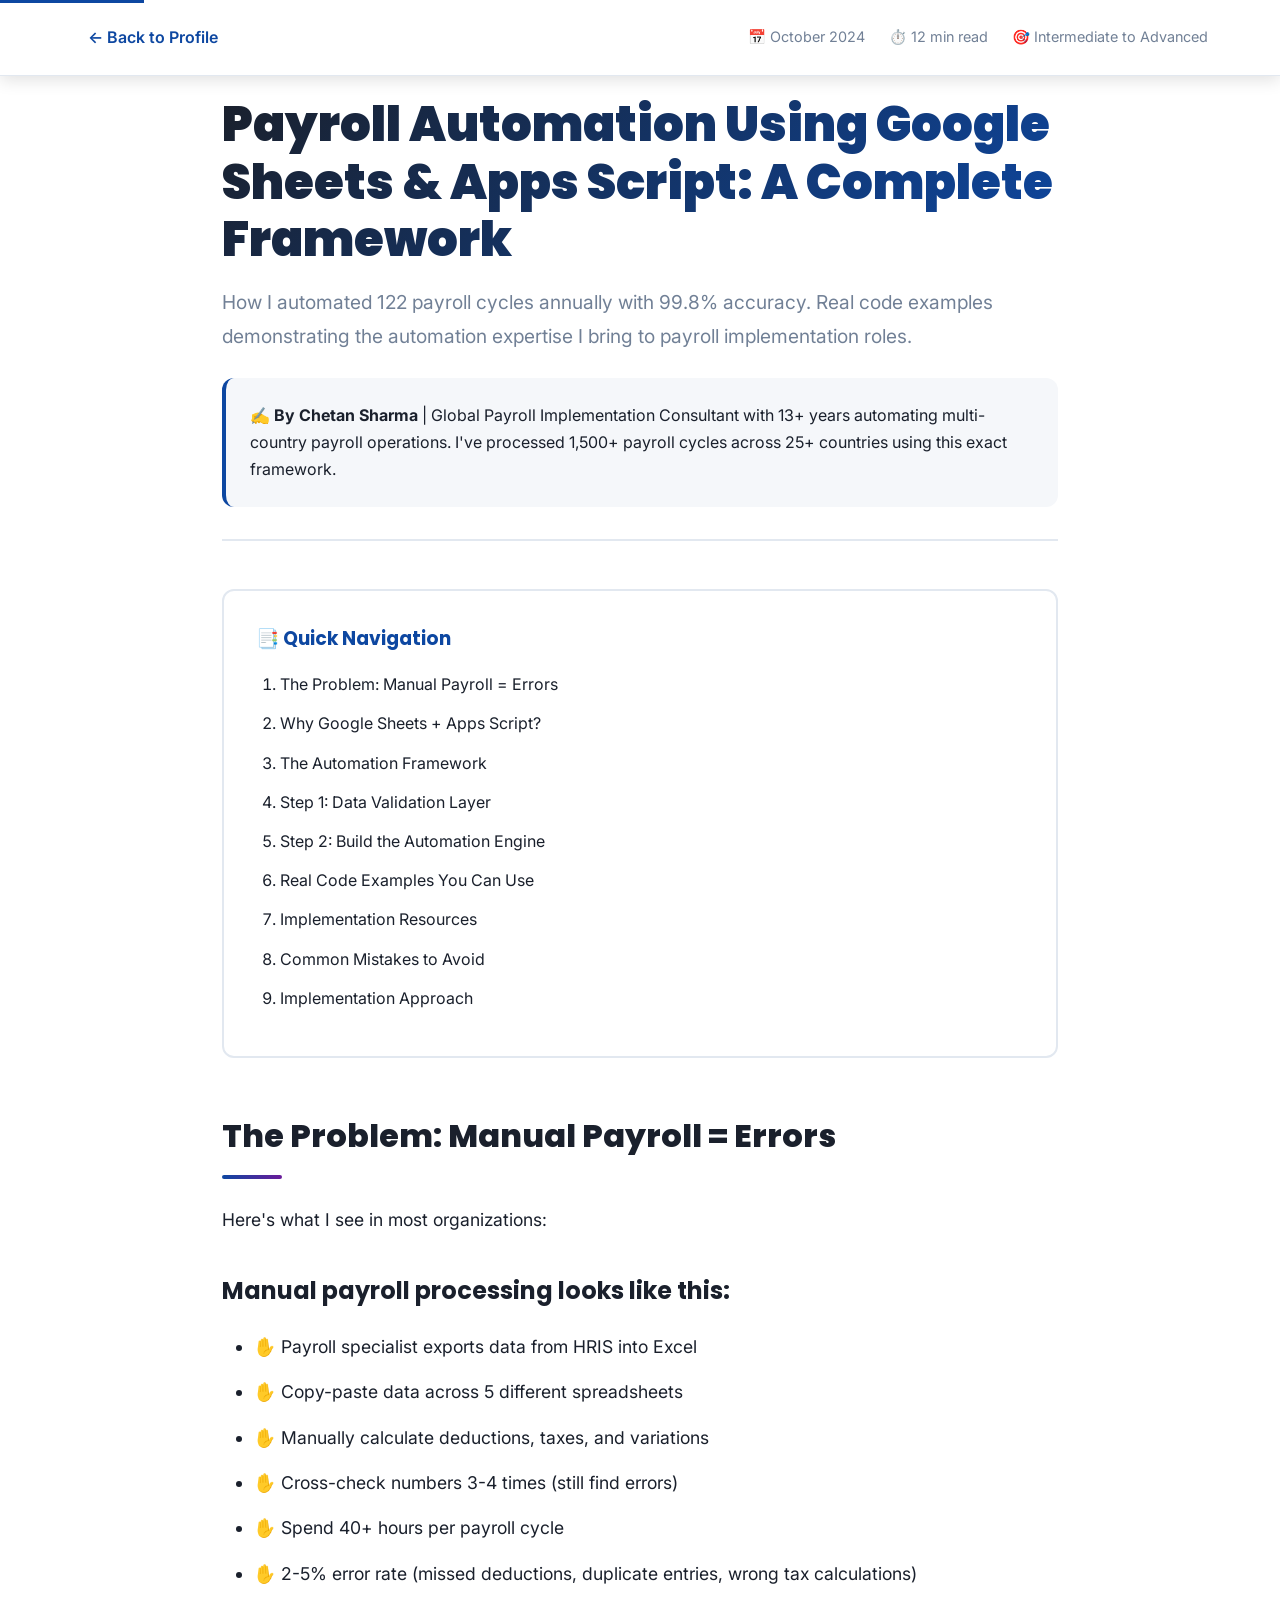
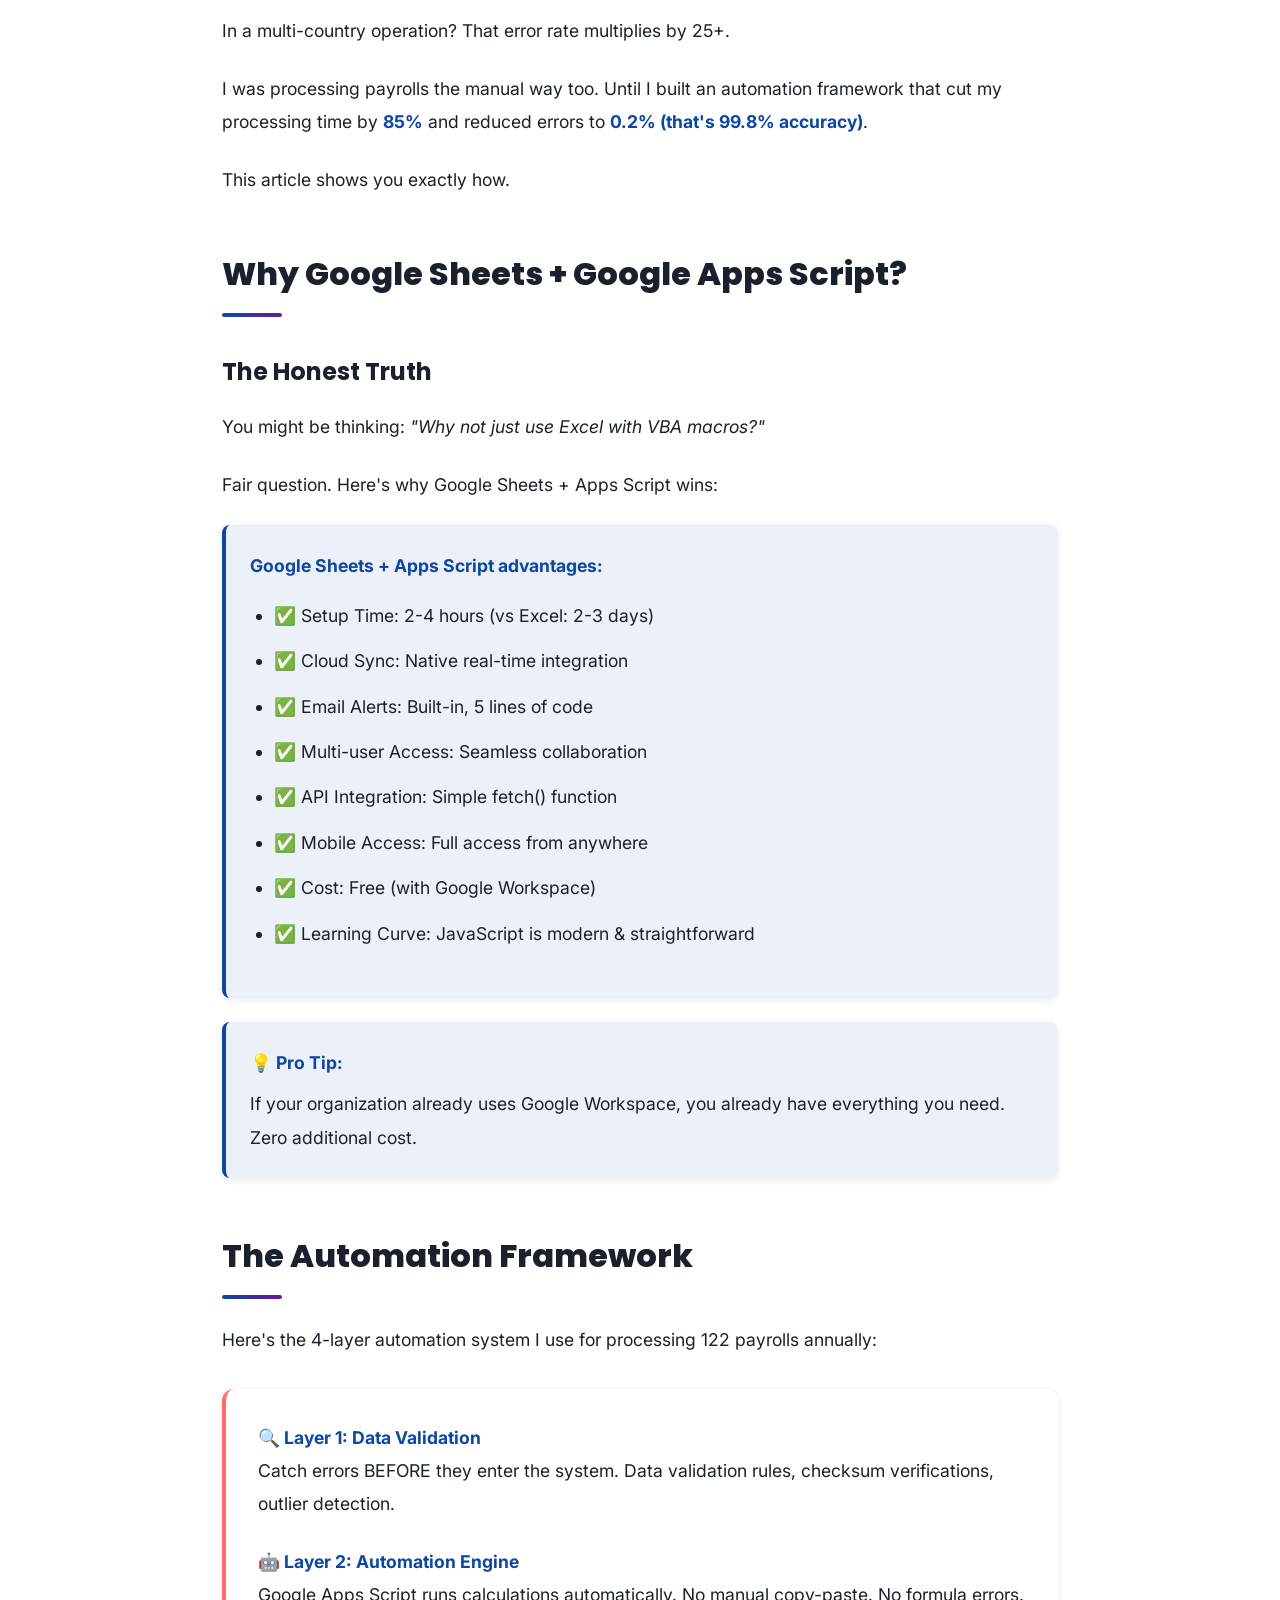
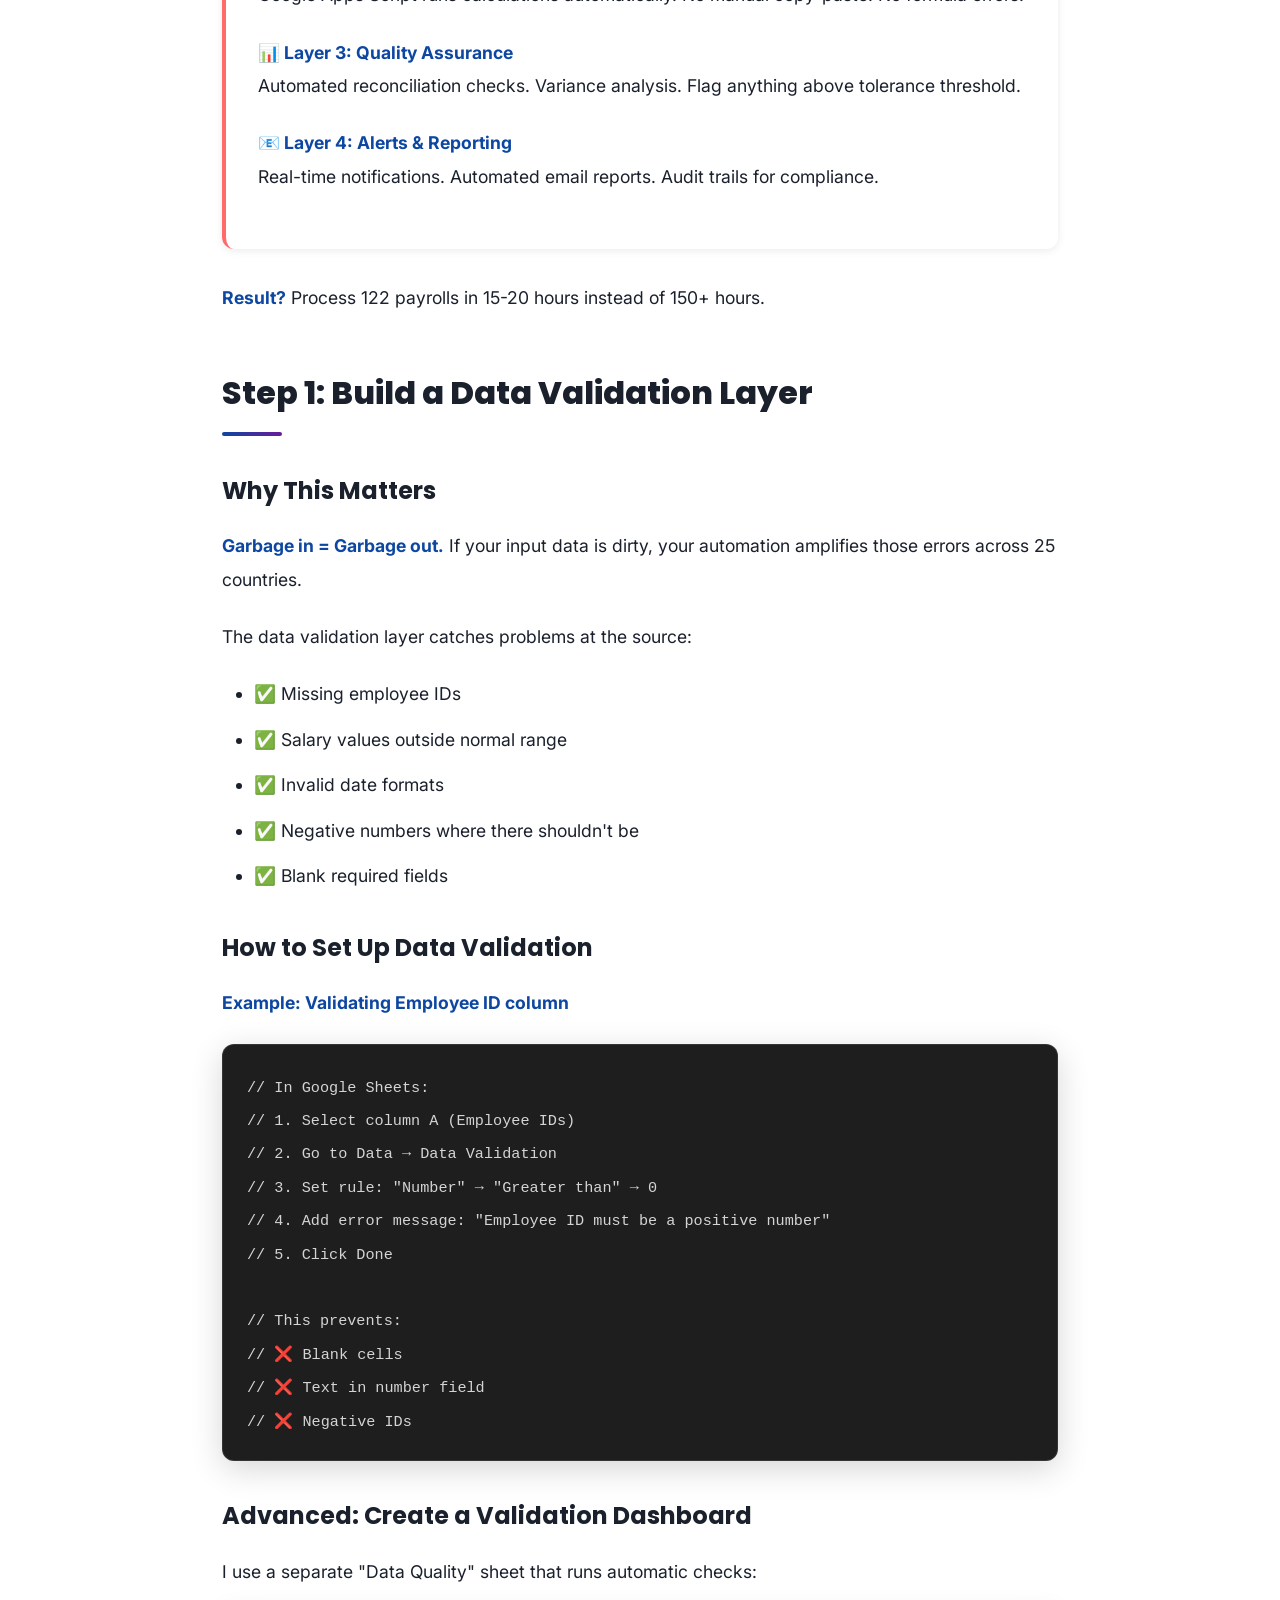
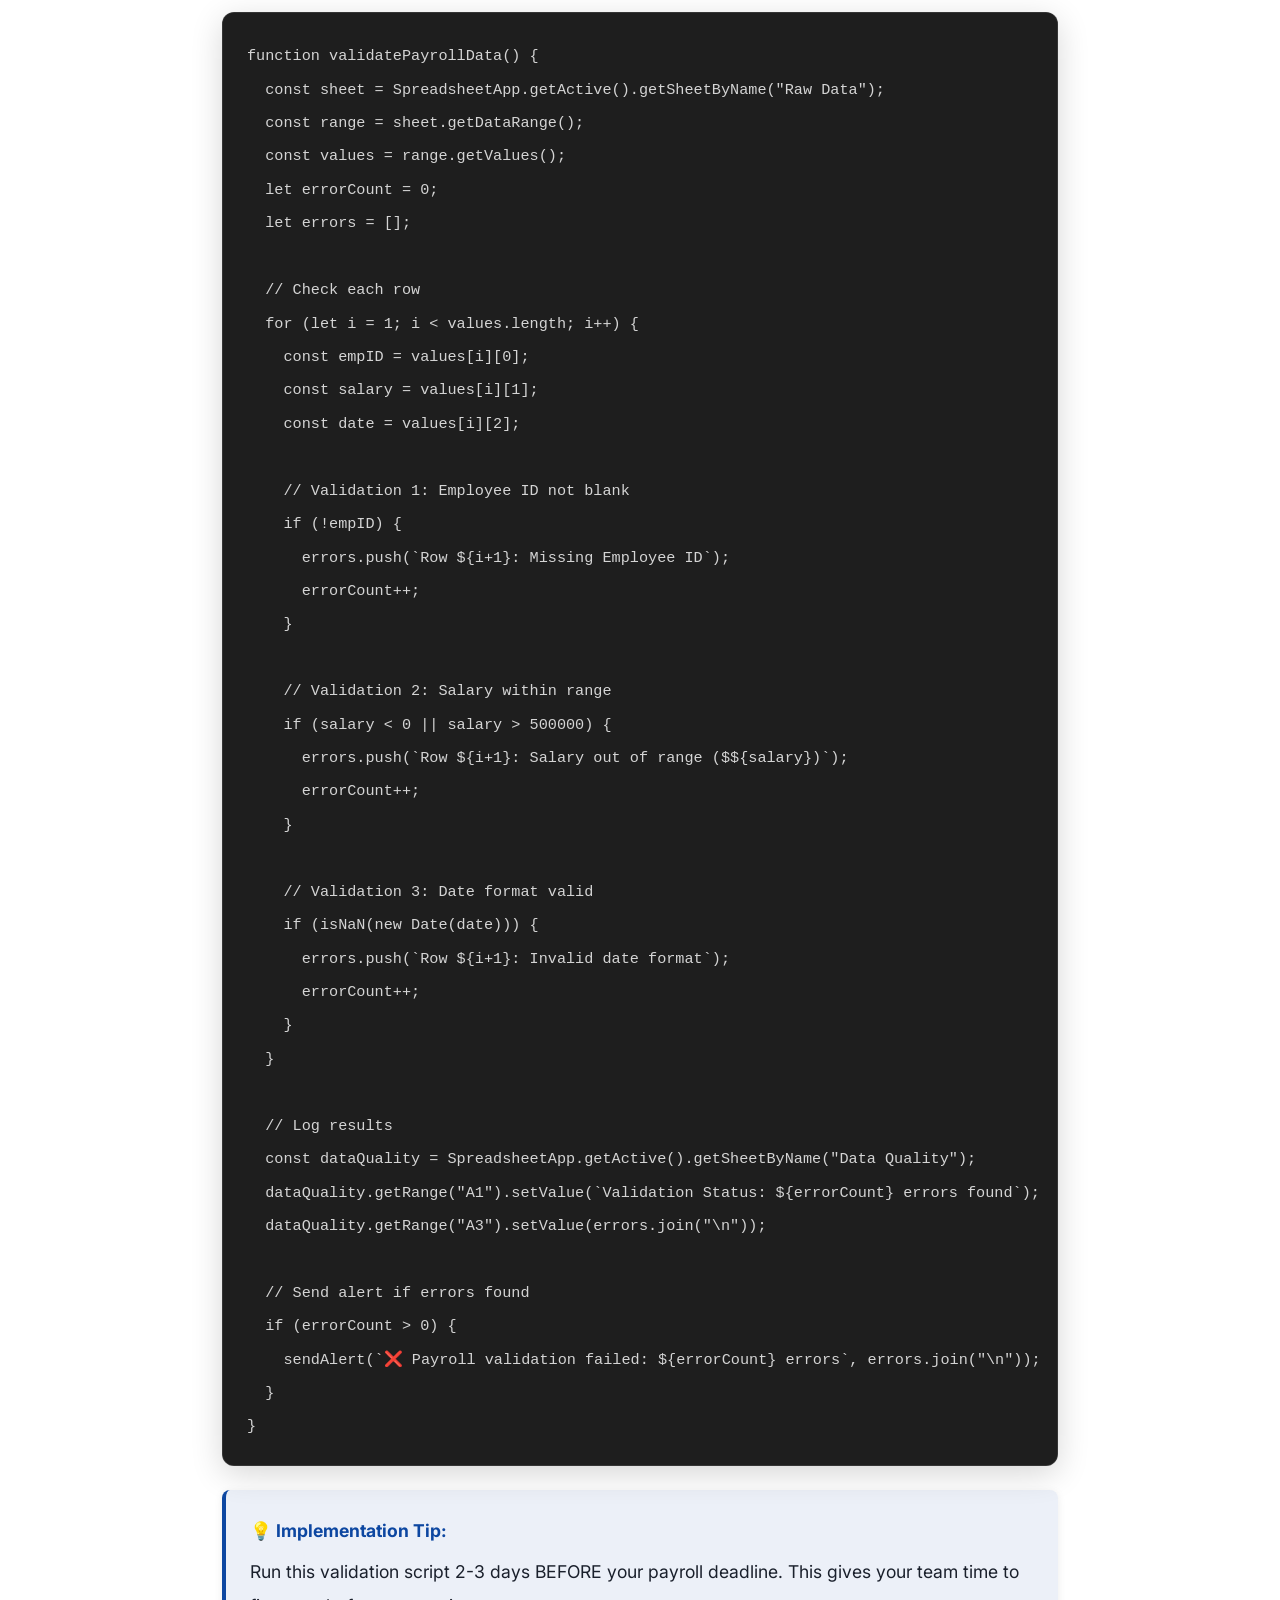
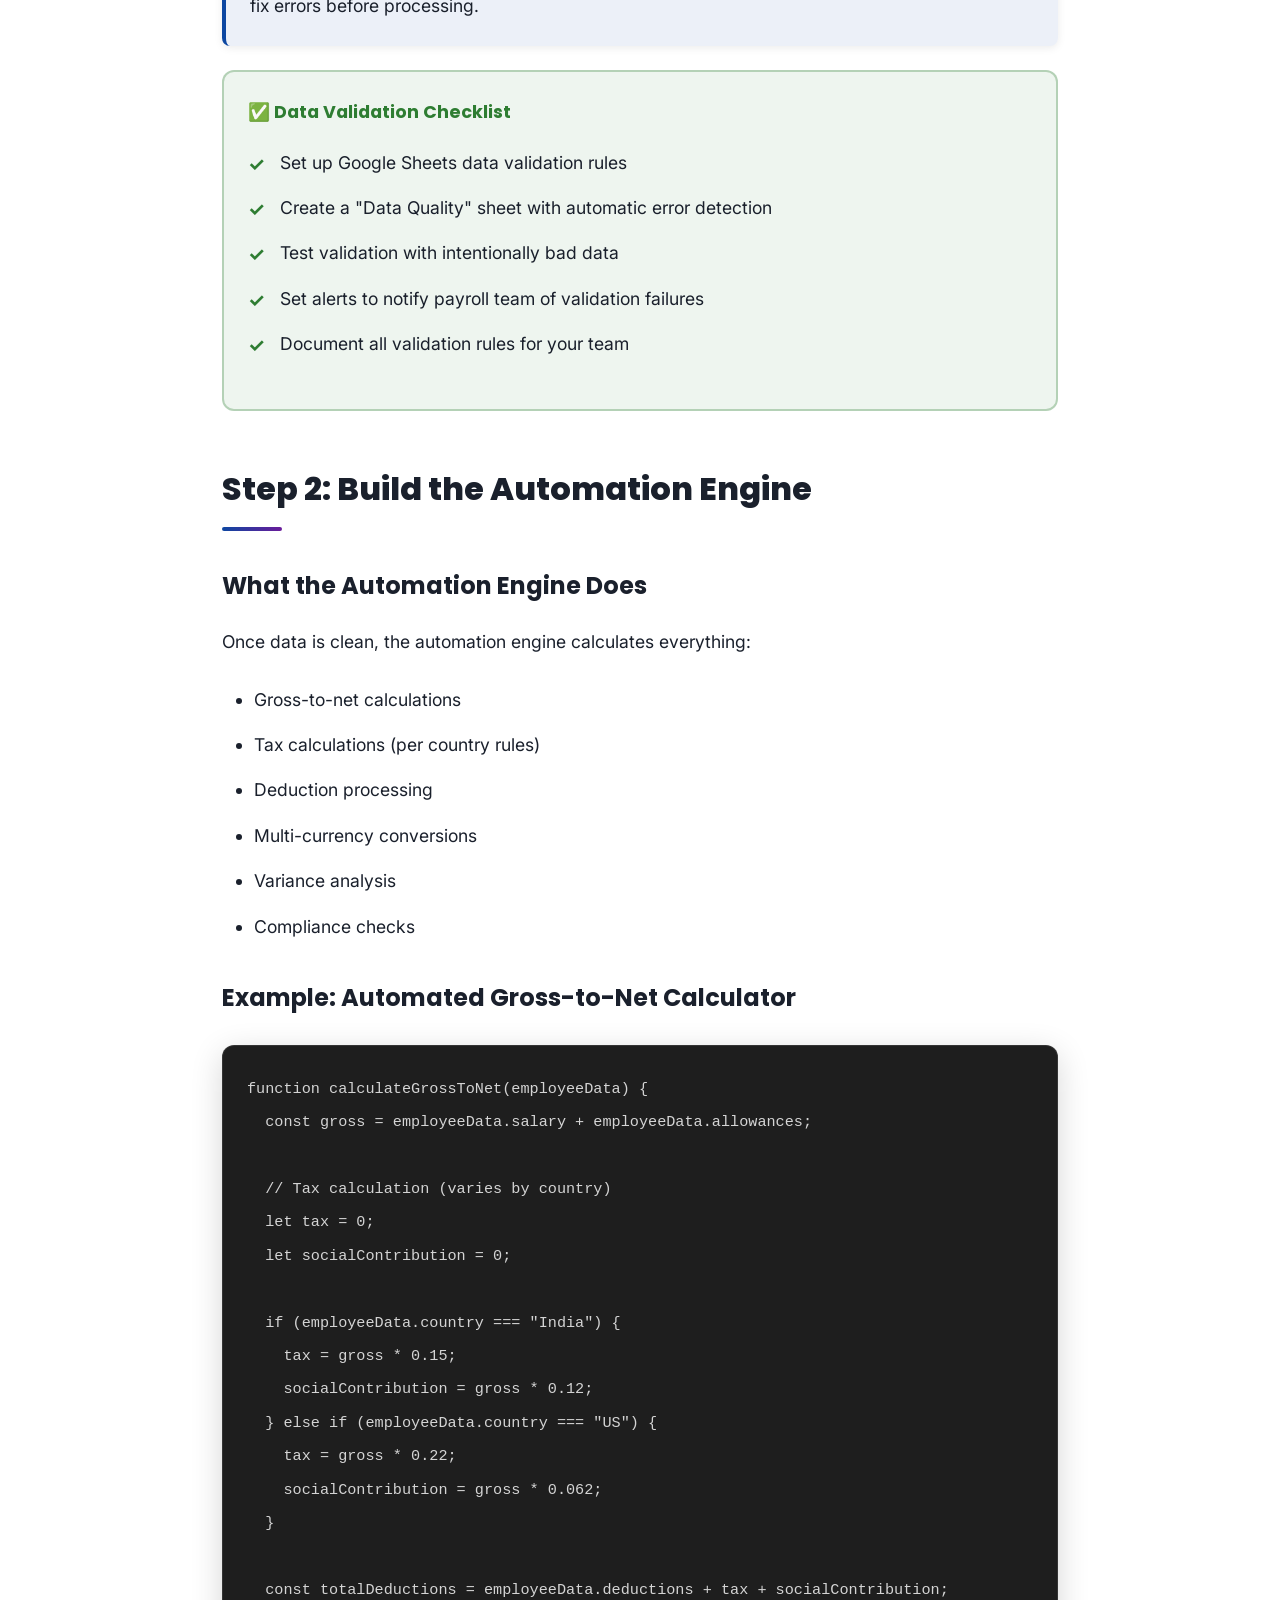
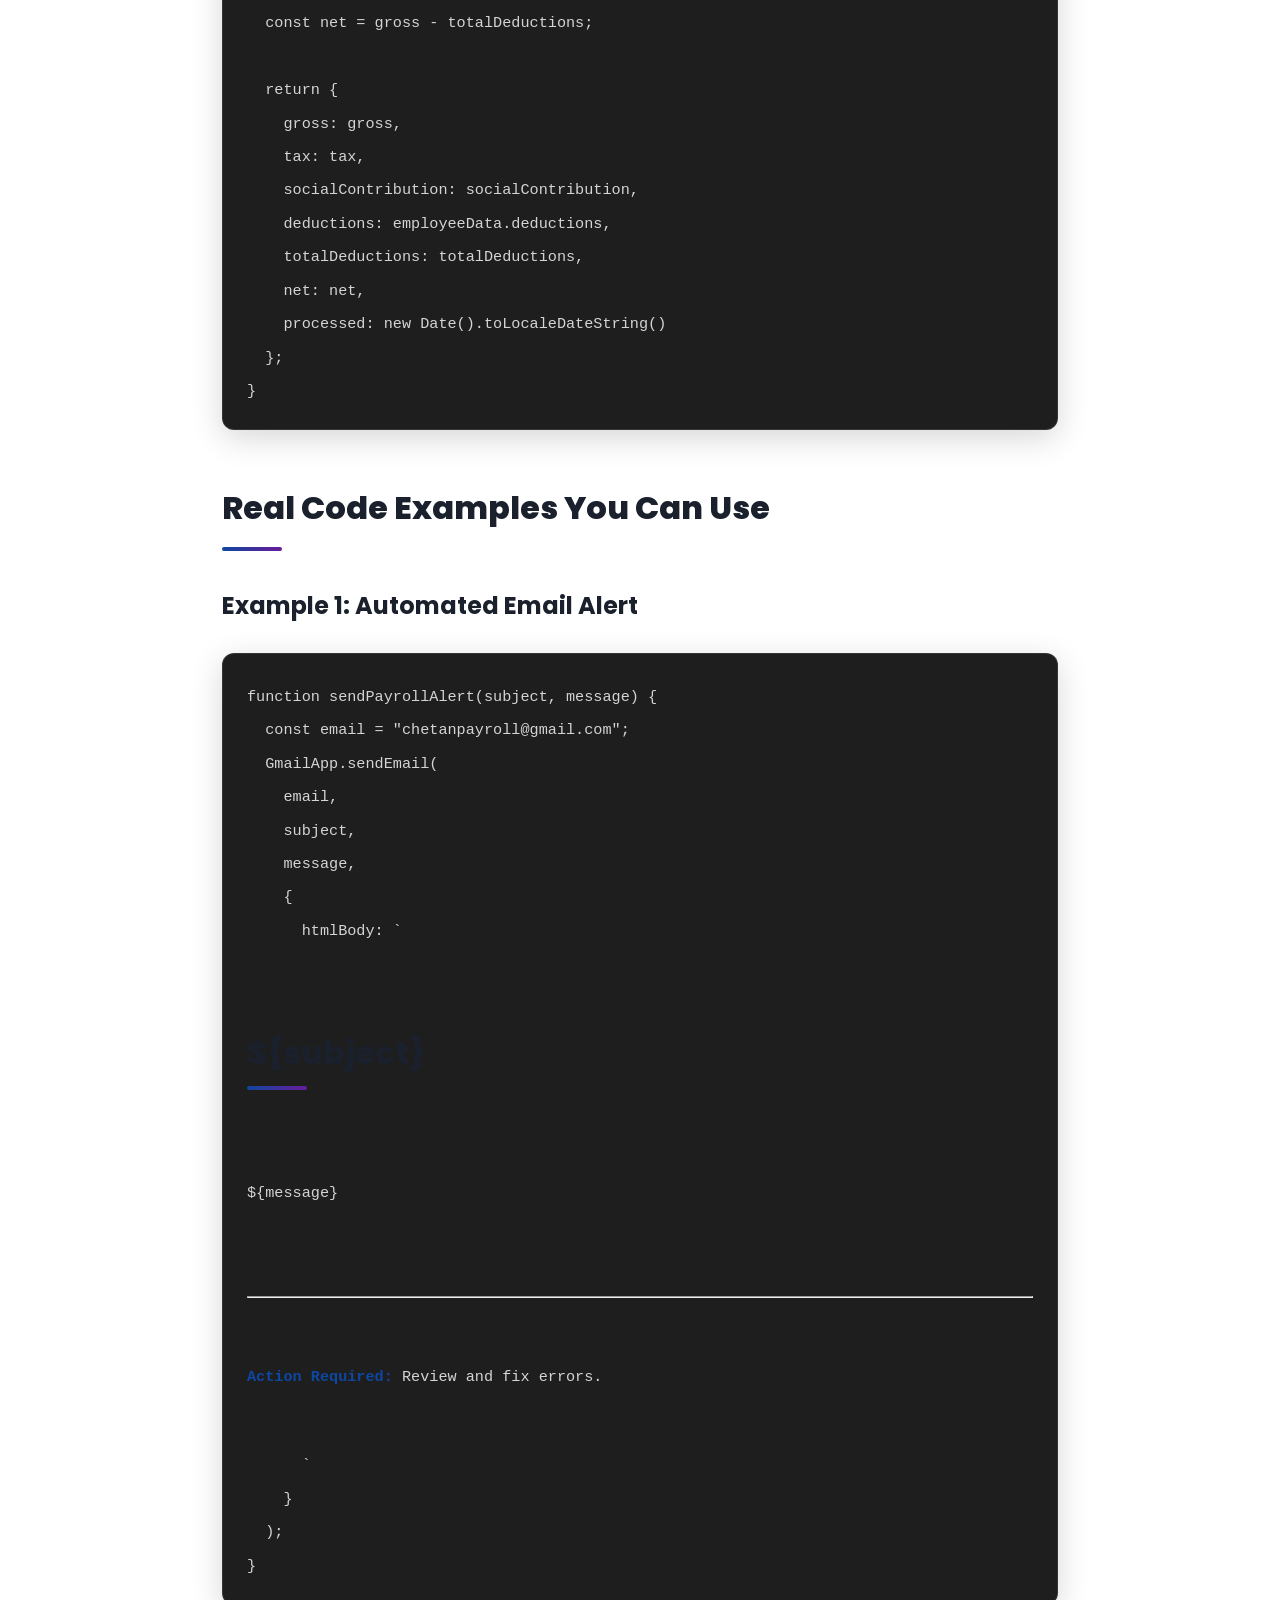
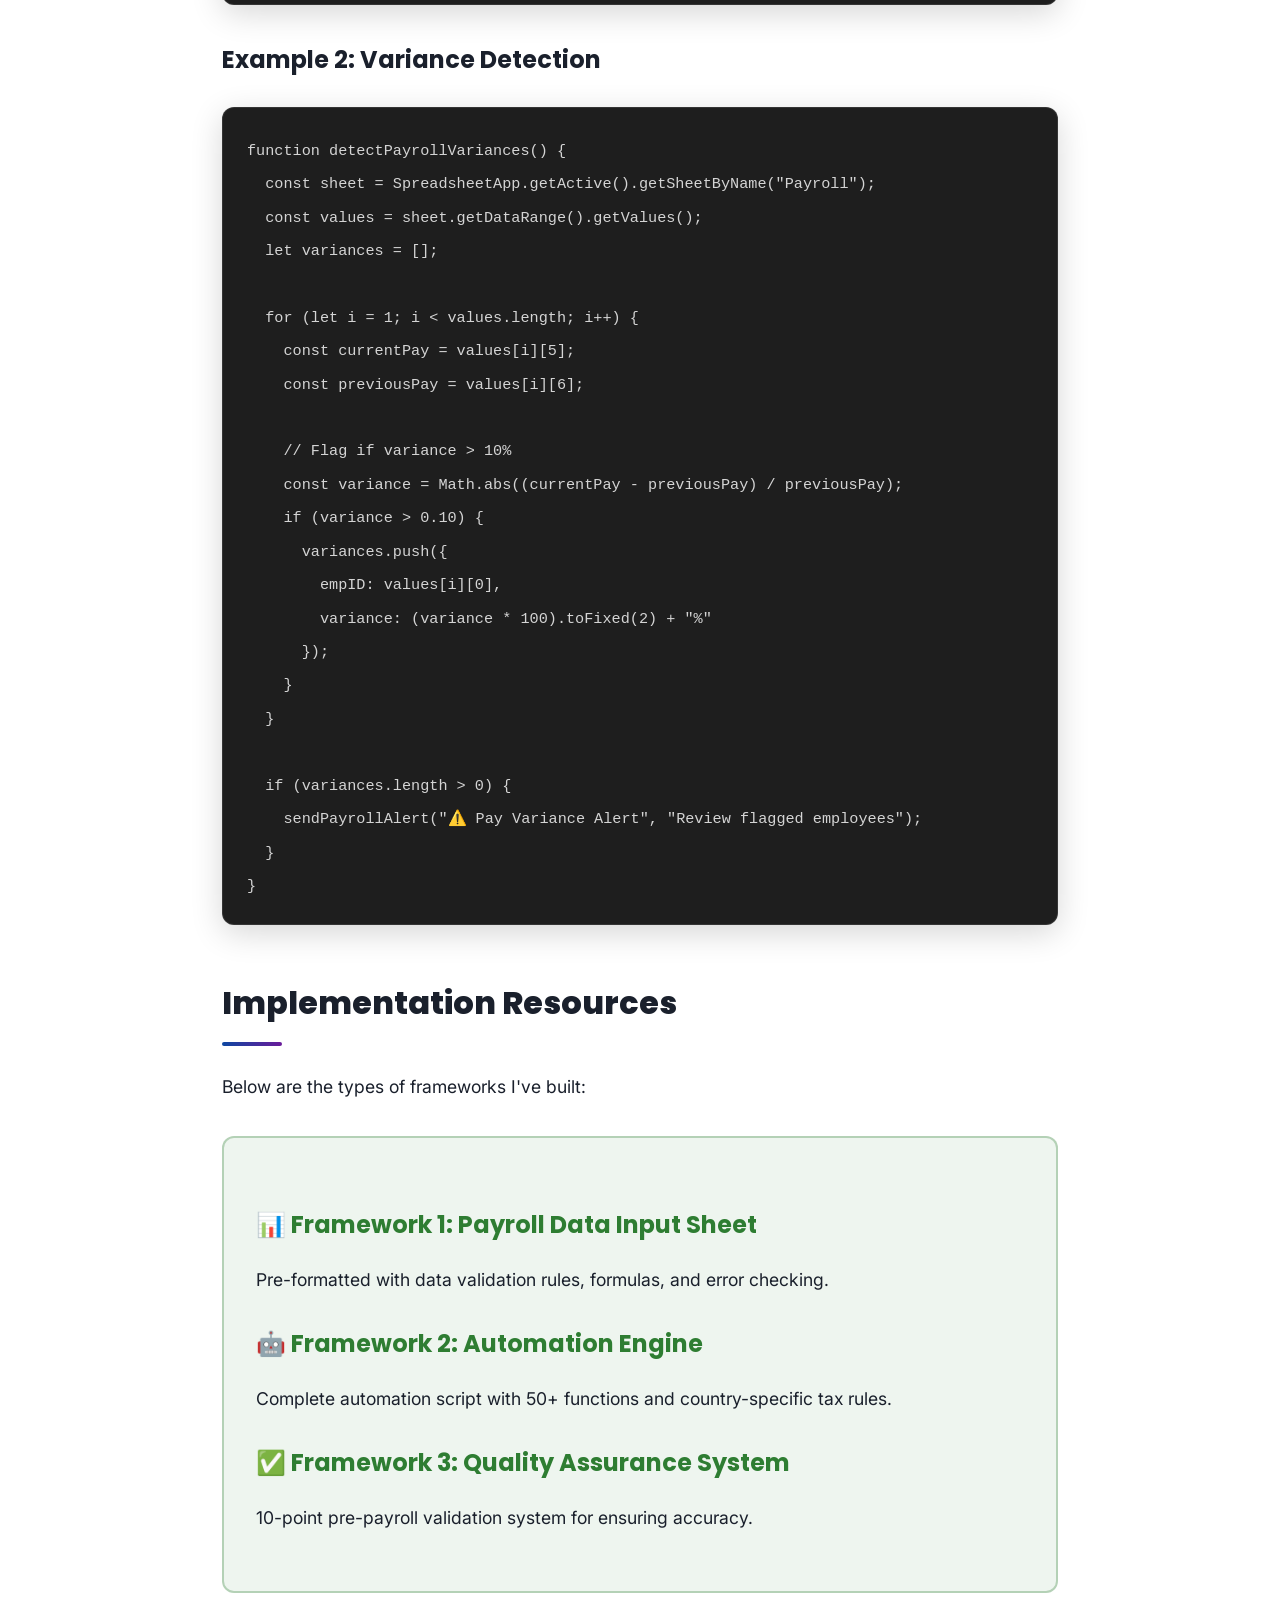
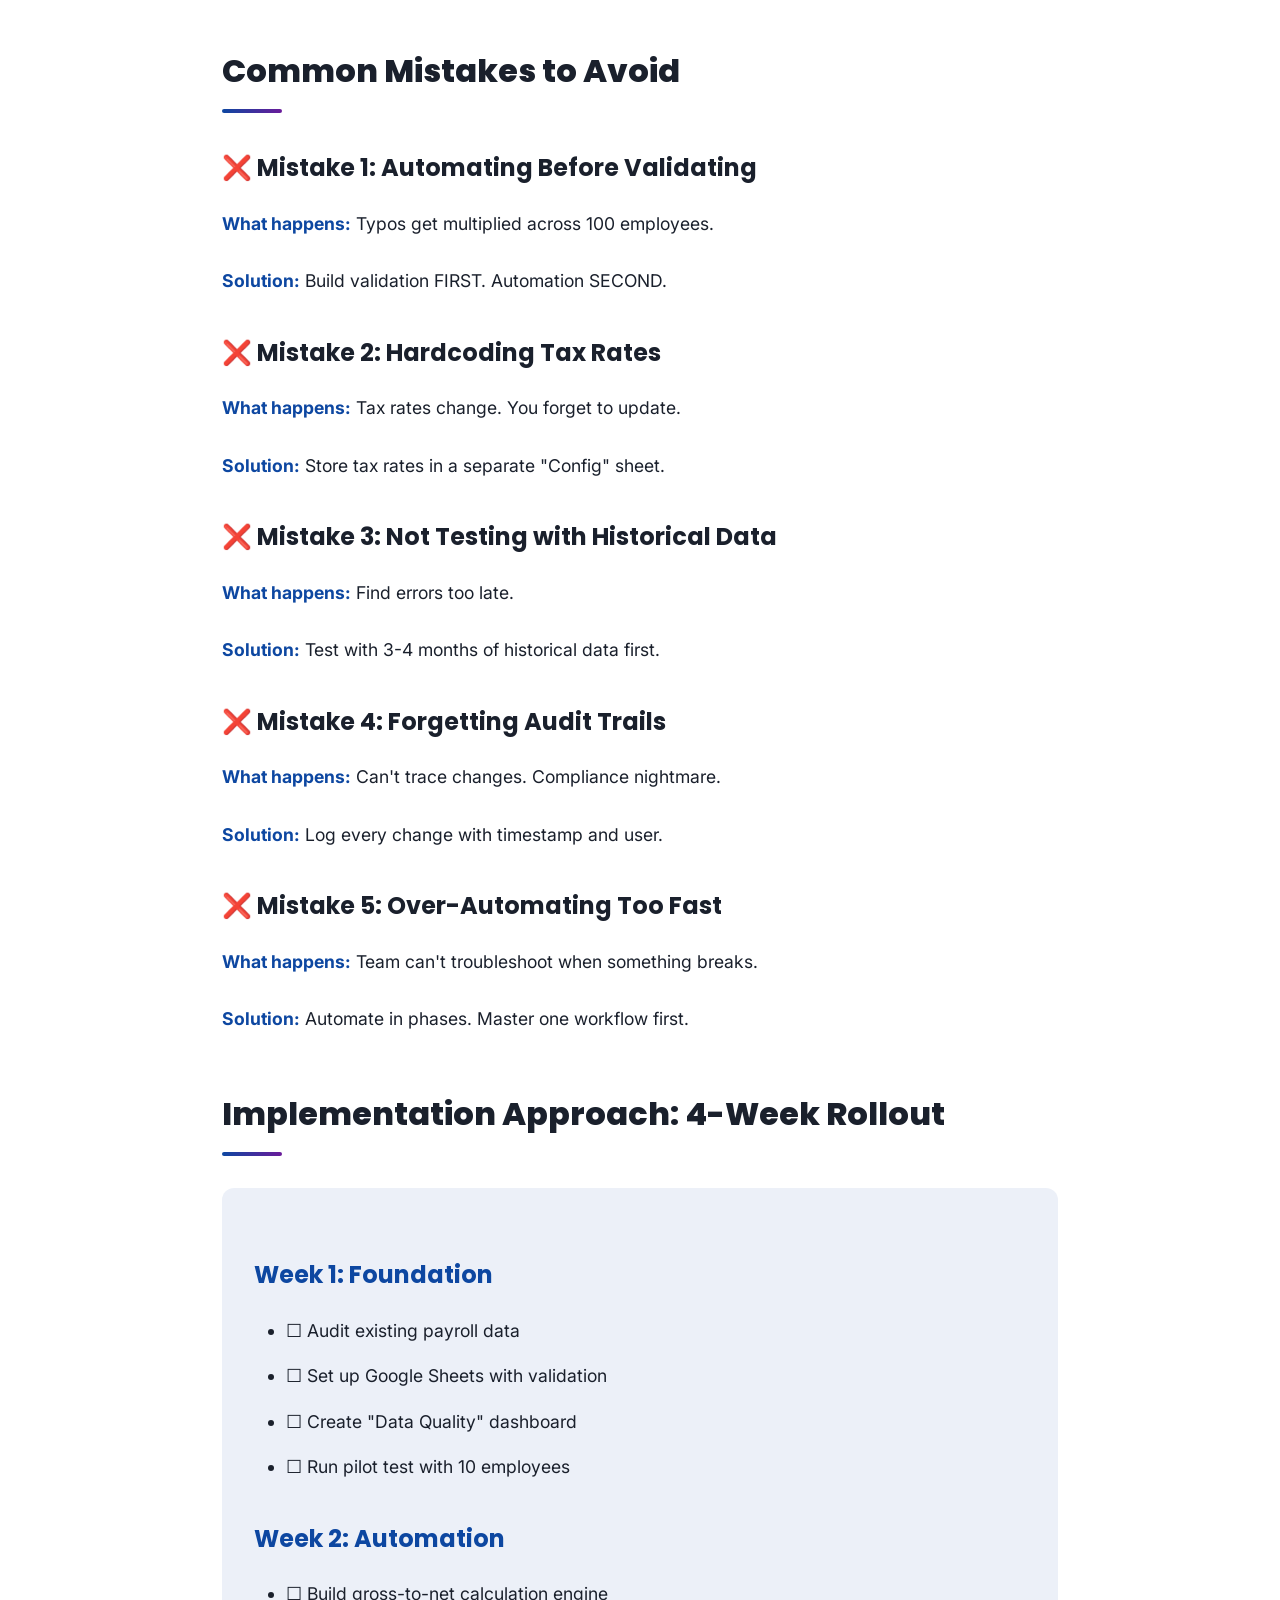
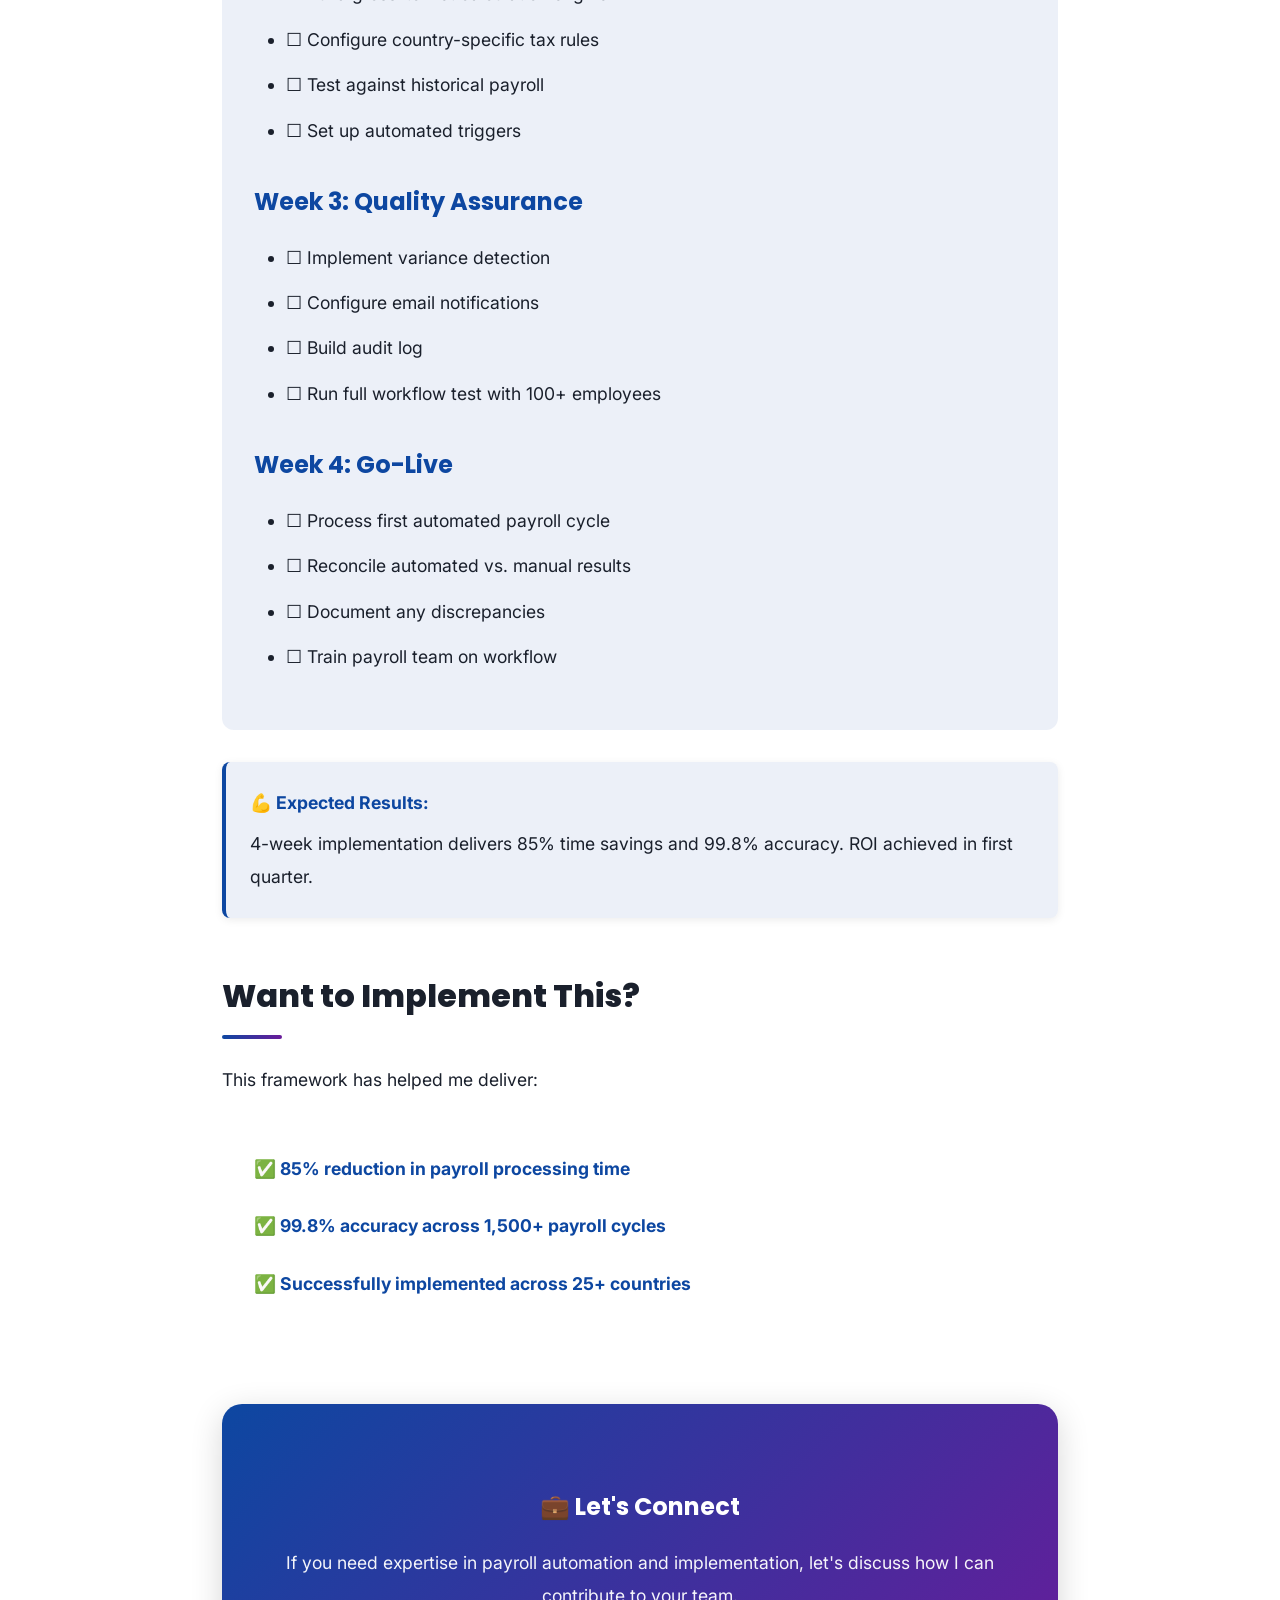
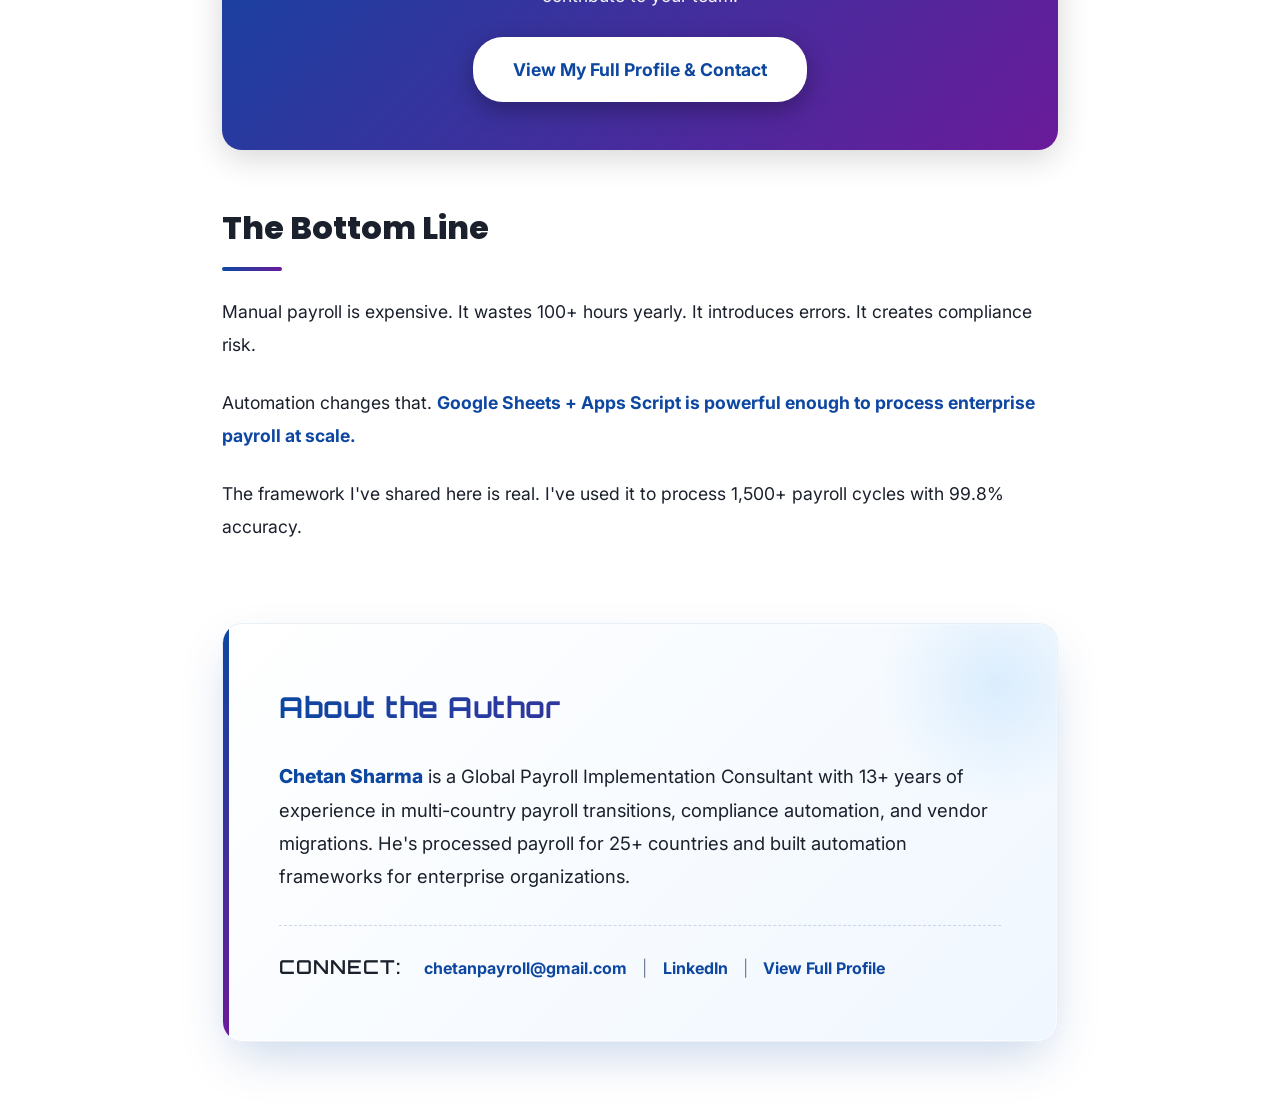
<file: blog/payroll-automation-google-sheets-apps-script/index.html>
<!DOCTYPE html>
<html lang="en">

<head>
  <meta charset="UTF-8">
  <meta name="viewport" content="width=device-width, initial-scale=1.0">
  <meta name="description"
    content="Payroll Automation Using Google Sheets & Apps Script - Real code examples demonstrating 13+ years of payroll implementation expertise by Chetan Sharma">
  <meta name="keywords" content="payroll automation, Google Apps Script, Google Sheets, multi-country payroll">
  <meta name="author" content="Chetan Sharma">
  <meta name="theme-color" content="#0d47a1">

  <link rel="canonical" href="https://www.gmppayroll.com/blog/payroll-automation-google-sheets-apps-script">
  <link rel="preconnect" href="https://fonts.googleapis.com">
  <link rel="preconnect" href="https://fonts.gstatic.com" crossorigin>
  <link
    href="https://fonts.googleapis.com/css2?family=Inter:wght@300;400;500;600;700;800;900&family=Poppins:wght@600;700;800;900&family=Orbitron:wght@400;500;600;700;800;900&display=swap"
    rel="stylesheet">

  <title>Payroll Automation Framework | Chetan Sharma - Payroll Implementation Consultant</title>

  <style>
    * {
      margin: 0;
      padding: 0;
      box-sizing: border-box;
    }

    :root {
      --primary: #0d47a1;
      --primary-light: #42a5f5;
      --secondary: #6a1b9a;
      --accent: #ff6b6b;
      --success: #2e7d32;
      --bg: #ffffff;
      --bg-secondary: #f5f7fa;
      --text: #1a202c;
      --text-muted: #718096;
      --border: #e2e8f0;
      --glass-bg: rgba(255, 255, 255, 0.7);
      --shadow-sm: 0 2px 8px rgba(0, 0, 0, 0.08);
      --shadow-md: 0 4px 16px rgba(0, 0, 0, 0.12);
      --shadow-lg: 0 8px 32px rgba(0, 0, 0, 0.16);
    }

    @media (prefers-color-scheme: dark) {
      :root {
        --bg: #0a0e27;
        --bg-secondary: #1a1f3a;
        --text: #f7fafc;
        --text-muted: #a0aec0;
        --border: #2d3748;
        --glass-bg: rgba(26, 32, 58, 0.7);
      }
    }

    body {
      font-family: 'Inter', -apple-system, sans-serif;
      background: var(--bg);
      color: var(--text);
      line-height: 1.7;
      overflow-x: hidden;
    }

    /* Navigation */
    nav {
      position: fixed;
      top: 0;
      width: 100%;
      background: var(--glass-bg);
      backdrop-filter: blur(20px);
      z-index: 1000;
      border-bottom: 1px solid var(--border);
      box-shadow: var(--shadow-md);
    }

    .nav-container {
      max-width: 1200px;
      margin: 0 auto;
      padding: 1rem 2rem;
      display: flex;
      justify-content: space-between;
      align-items: center;
    }

    .back-link {
      color: var(--primary);
      text-decoration: none;
      font-weight: 600;
      padding: 0.5rem 1rem;
      border-radius: 8px;
      transition: all 0.3s ease;
    }

    .back-link:hover {
      background: var(--bg-secondary);
      transform: translateX(-4px);
    }

    .article-meta {
      display: flex;
      gap: 1.5rem;
      font-size: 0.9rem;
      color: var(--text-muted);
    }

    /* Main Container */
    .container {
      max-width: 900px;
      margin: 0 auto;
      padding: 6rem 2rem 4rem;
    }

    /* Article Header */
    .article-header {
      margin-bottom: 3rem;
      padding-bottom: 2rem;
      border-bottom: 2px solid var(--border);
    }

    .article-header h1 {
      font-size: clamp(2rem, 5vw, 3rem);
      font-weight: 900;
      font-family: 'Poppins', sans-serif;
      line-height: 1.2;
      margin-bottom: 1rem;
      background: linear-gradient(135deg, var(--text) 0%, var(--primary) 100%);
      -webkit-background-clip: text;
      -webkit-text-fill-color: transparent;
      background-clip: text;
    }

    .article-header>p {
      font-size: 1.2rem;
      color: var(--text-muted);
      margin-bottom: 1.5rem;
      line-height: 1.8;
    }

    .author-info {
      background: var(--bg-secondary);
      padding: 1.5rem;
      border-radius: 12px;
      border-left: 4px solid var(--primary);
      margin-top: 1.5rem;
    }

    /* Table of Contents */
    .toc {
      background: var(--glass-bg);
      backdrop-filter: blur(10px);
      padding: 2rem;
      border-radius: 12px;
      border: 2px solid var(--border);
      margin-bottom: 3rem;
    }

    .toc h3 {
      font-family: 'Poppins', sans-serif;
      margin-bottom: 1rem;
      color: var(--primary);
    }

    .toc ol {
      padding-left: 1.5rem;
    }

    .toc li {
      margin-bottom: 0.75rem;
    }

    .toc a {
      color: var(--text);
      text-decoration: none;
      transition: color 0.3s ease;
    }

    .toc a:hover {
      color: var(--primary);
    }

    /* Article Content */
    .article-content {
      font-size: 1.1rem;
      line-height: 1.9;
    }

    .article-content h2 {
      font-size: 2rem;
      font-weight: 800;
      font-family: 'Poppins', sans-serif;
      margin: 3rem 0 1.5rem;
      color: var(--text);
      scroll-margin-top: 100px;
    }

    .article-content h2::after {
      content: '';
      display: block;
      width: 60px;
      height: 4px;
      background: linear-gradient(90deg, var(--primary), var(--secondary));
      margin-top: 0.5rem;
      border-radius: 2px;
    }

    .article-content h3 {
      font-size: 1.5rem;
      font-weight: 700;
      font-family: 'Poppins', sans-serif;
      margin: 2rem 0 1rem;
      color: var(--text);
    }

    .article-content p {
      margin-bottom: 1.5rem;
    }

    .article-content ul,
    .article-content ol {
      margin-bottom: 1.5rem;
      padding-left: 2rem;
    }

    .article-content li {
      margin-bottom: 0.75rem;
    }

    .article-content strong {
      font-weight: 700;
      color: var(--primary);
    }

    /* Code Blocks */
    .code-block {
      background: #1e1e1e;
      color: #d4d4d4;
      padding: 1.5rem;
      border-radius: 12px;
      margin: 1.5rem 0;
      overflow-x: auto;
      box-shadow: var(--shadow-lg);
      border: 1px solid rgba(255, 255, 255, 0.1);
    }

    .code-block code {
      font-family: 'Monaco', 'Courier New', monospace;
      font-size: 0.95rem;
      line-height: 1.6;
      white-space: pre;
    }

    /* Highlight Boxes */
    .highlight-box {
      background: rgba(13, 71, 161, 0.08);
      border-left: 4px solid var(--primary);
      padding: 1.5rem;
      border-radius: 8px;
      margin: 1.5rem 0;
      box-shadow: var(--shadow-sm);
    }

    .highlight-box strong {
      color: var(--primary);
      display: block;
      margin-bottom: 0.5rem;
    }

    .highlight-box ul {
      margin-top: 1rem;
      padding-left: 1.5rem;
    }

    /* Checklist */
    .checklist {
      background: rgba(46, 125, 50, 0.08);
      border: 2px solid rgba(46, 125, 50, 0.3);
      padding: 1.5rem;
      border-radius: 12px;
      margin: 1.5rem 0;
    }

    .checklist h4 {
      color: var(--success);
      font-family: 'Poppins', sans-serif;
      margin-bottom: 1rem;
    }

    .checklist ul {
      list-style: none;
      padding-left: 0;
    }

    .checklist li {
      padding-left: 2rem;
      position: relative;
      margin-bottom: 0.75rem;
    }

    .checklist li::before {
      content: '✓';
      position: absolute;
      left: 0;
      color: var(--success);
      font-weight: bold;
      font-size: 1.2rem;
    }

    /* CTA Section */
    .cta-section {
      background: linear-gradient(135deg, var(--primary) 0%, var(--secondary) 100%);
      color: white;
      padding: 3rem;
      border-radius: 20px;
      text-align: center;
      margin: 3rem 0;
      box-shadow: var(--shadow-lg);
    }

    .cta-section h3 {
      color: white;
      margin-bottom: 1rem;
    }

    .cta-section p {
      margin-bottom: 1.5rem;
      opacity: 0.95;
    }

    .cta-btn {
      display: inline-block;
      background: white;
      color: var(--primary);
      padding: 1rem 2.5rem;
      border-radius: 30px;
      text-decoration: none;
      font-weight: 700;
      transition: all 0.3s ease;
      box-shadow: 0 8px 25px rgba(0, 0, 0, 0.3);
    }

    .cta-btn:hover {
      transform: scale(1.05) translateY(-2px);
      box-shadow: 0 12px 35px rgba(0, 0, 0, 0.4);
    }

    /* About Author - Premium Design */
    .about-author {
      background: linear-gradient(135deg, #ffffff 0%, #f0f7ff 100%);
      padding: 3.5rem;
      border-radius: 20px;
      position: relative;
      margin-top: 5rem;
      box-shadow:
        0 20px 50px -12px rgba(13, 71, 161, 0.25),
        0 0 0 1px rgba(255, 255, 255, 0.5) inset;
      overflow: hidden;
      transition: all 0.4s cubic-bezier(0.175, 0.885, 0.32, 1.275);
      border: 1px solid rgba(226, 232, 240, 0.6);
    }

    /* Gradient Border Left */
    .about-author::before {
      content: '';
      position: absolute;
      top: 0;
      left: 0;
      width: 6px;
      height: 100%;
      background: linear-gradient(to bottom, var(--primary), var(--secondary));
    }

    /* Decorative Background Elements */
    .about-author::after {
      content: '';
      position: absolute;
      top: -60px;
      right: -60px;
      width: 240px;
      height: 240px;
      background: radial-gradient(circle, rgba(66, 165, 245, 0.15) 0%, transparent 70%);
      border-radius: 50%;
      pointer-events: none;
      z-index: 0;
    }

    .about-author:hover {
      transform: translateY(-5px);
      box-shadow:
        0 30px 60px -15px rgba(13, 71, 161, 0.3),
        0 0 0 1px rgba(255, 255, 255, 0.8) inset;
    }

    .about-author h4 {
      font-family: 'Orbitron', sans-serif;
      font-size: 1.8rem;
      font-weight: 700;
      margin-bottom: 1.5rem;
      background: linear-gradient(90deg, var(--primary) 0%, var(--secondary) 100%);
      -webkit-background-clip: text;
      -webkit-text-fill-color: transparent;
      background-clip: text;
      position: relative;
      z-index: 1;
      letter-spacing: 0.5px;
    }

    .about-author p {
      position: relative;
      z-index: 1;
      font-size: 1.15rem;
      line-height: 1.8;
      color: var(--text);
      margin-bottom: 2rem;
    }

    /* Highlight name in text */
    .about-author p strong:first-of-type {
      color: var(--primary);
      font-weight: 800;
      font-size: 1.2rem;
    }

    /* Connect Section Styling */
    .about-author p:last-child {
      margin-bottom: 0;
      padding-top: 1.5rem;
      border-top: 1px dashed rgba(13, 71, 161, 0.2);
      font-size: 1rem;
      color: var(--text-muted);
    }

    .about-author p:last-child strong {
      color: var(--text);
      font-family: 'Orbitron', sans-serif;
      font-weight: 600;
      text-transform: uppercase;
      letter-spacing: 1px;
      margin-right: 0.5rem;
    }

    .about-author a {
      color: var(--primary);
      text-decoration: none;
      font-weight: 700;
      padding: 0.2rem 0.5rem;
      margin: 0 0.2rem;
      position: relative;
      transition: all 0.3s ease;
      border-radius: 4px;
      z-index: 1;
    }

    .about-author a:hover {
      color: var(--secondary);
      background: rgba(106, 27, 154, 0.08);
      transform: translateY(-1px);
    }

    .about-author a::after {
      content: '';
      position: absolute;
      width: 100%;
      height: 2px;
      bottom: 0;
      left: 0;
      background: linear-gradient(90deg, var(--primary), var(--secondary));
      transform: scaleX(0);
      transform-origin: bottom right;
      transition: transform 0.3s ease;
    }

    .about-author a:hover::after {
      transform: scaleX(1);
      transform-origin: bottom left;
    }

    /* Responsive adjustments */
    @media (max-width: 768px) {
      .about-author {
        padding: 2rem;
        margin-top: 3rem;
      }

      .about-author h4 {
        font-size: 1.5rem;
      }

      .nav-container {
        padding: 1rem;
      }

      .article-meta {
        display: none !important;
      }

      .mobile-meta {
        display: block !important;
      }

      .back-link {
        font-size: 0.95rem;
      }

      .container {
        padding: 5rem 1rem 2rem;
      }

      .article-header h1 {
        font-size: 1.8rem;
      }

      .article-header>p {
        font-size: 1rem;
      }

      .code-block {
        font-size: 0.85rem;
        padding: 1rem;
      }

      .toc {
        padding: 1.5rem;
      }

      .article-content {
        font-size: 1rem;
      }

      .article-content h2 {
        font-size: 1.6rem;
      }

      .article-content h3 {
        font-size: 1.3rem;
      }
    }
  </style>
</head>

<body>
  <!-- SKIP TO CONTENT -->
  <a href="#main-content" class="skip-to-content"
    style="position: absolute; top: -40px; left: 0; background: var(--primary); color: white; padding: 0.5rem 1rem; text-decoration: none; z-index: 10000;">Skip
    to content</a>

  <!-- NAVIGATION -->
  <nav role="navigation" aria-label="Main navigation">
    <div class="nav-container">
      <a href="../../index.html" class="back-link">← Back to Profile</a>
      <div class="article-meta">
        <span>📅 October 2024</span>
        <span>⏱️ 12 min read</span>
        <span>🎯 Intermediate to Advanced</span>
      </div>
    </div>
  </nav>

  <main id="main-content">
    <div class="container">
      <!-- HEADER -->
      <div class="article-header">
        <h1>Payroll Automation Using Google Sheets & Apps Script: A Complete Framework</h1>

        <!-- Mobile metadata - shows only on mobile -->
        <div class="mobile-meta"
          style="display: none; margin: 1.5rem 0; padding: 1rem; background: var(--bg-secondary); border-radius: 8px;">
          <div
            style="display: flex; flex-wrap: wrap; gap: 1rem; font-size: 0.9rem; color: var(--text-muted); justify-content: center;">
            <span>📅 October 2024</span>
            <span>⏱️ 12 min read</span>
            <span>🎯 Intermediate to Advanced</span>
          </div>
        </div>

        <p>How I automated 122 payroll cycles annually with 99.8% accuracy. Real code examples demonstrating the
          automation expertise I bring to payroll implementation roles.</p>

        <div class="author-info">
          <strong>✍️ By Chetan Sharma</strong> | Global Payroll Implementation Consultant with 13+ years automating
          multi-country payroll operations. I've processed 1,500+ payroll cycles across 25+ countries using this exact
          framework.
        </div>
      </div>

      <!-- TABLE OF CONTENTS -->
      <div class="toc">
        <h3>📑 Quick Navigation</h3>
        <ol>
          <li><a href="#problem">The Problem: Manual Payroll = Errors</a></li>
          <li><a href="#why">Why Google Sheets + Apps Script?</a></li>
          <li><a href="#framework">The Automation Framework</a></li>
          <li><a href="#step1">Step 1: Data Validation Layer</a></li>
          <li><a href="#step2">Step 2: Build the Automation Engine</a></li>
          <li><a href="#codeexamples">Real Code Examples You Can Use</a></li>
          <li><a href="#templates">Implementation Resources</a></li>
          <li><a href="#mistakes">Common Mistakes to Avoid</a></li>
          <li><a href="#nextsteps">Implementation Approach</a></li>
        </ol>
      </div>

      <!-- ARTICLE CONTENT -->
      <article class="article-content">

        <h2 id="problem">The Problem: Manual Payroll = Errors</h2>
        <p>Here's what I see in most organizations:</p>

        <h3>Manual payroll processing looks like this:</h3>
        <ul>
          <li>✋ Payroll specialist exports data from HRIS into Excel</li>
          <li>✋ Copy-paste data across 5 different spreadsheets</li>
          <li>✋ Manually calculate deductions, taxes, and variations</li>
          <li>✋ Cross-check numbers 3-4 times (still find errors)</li>
          <li>✋ Spend 40+ hours per payroll cycle</li>
          <li>✋ 2-5% error rate (missed deductions, duplicate entries, wrong tax calculations)</li>
        </ul>

        <p>In a multi-country operation? That error rate multiplies by 25+.</p>

        <p>I was processing payrolls the manual way too. Until I built an automation framework that cut my processing
          time by <strong>85%</strong> and reduced errors to <strong>0.2% (that's 99.8% accuracy)</strong>.</p>

        <p>This article shows you exactly how.</p>

        <h2 id="why">Why Google Sheets + Google Apps Script?</h2>

        <h3>The Honest Truth</h3>
        <p>You might be thinking: <em>"Why not just use Excel with VBA macros?"</em></p>

        <p>Fair question. Here's why Google Sheets + Apps Script wins:</p>

        <div class="highlight-box">
          <strong>Google Sheets + Apps Script advantages:</strong>
          <ul>
            <li>✅ Setup Time: 2-4 hours (vs Excel: 2-3 days)</li>
            <li>✅ Cloud Sync: Native real-time integration</li>
            <li>✅ Email Alerts: Built-in, 5 lines of code</li>
            <li>✅ Multi-user Access: Seamless collaboration</li>
            <li>✅ API Integration: Simple fetch() function</li>
            <li>✅ Mobile Access: Full access from anywhere</li>
            <li>✅ Cost: Free (with Google Workspace)</li>
            <li>✅ Learning Curve: JavaScript is modern & straightforward</li>
          </ul>
        </div>

        <div class="highlight-box">
          <strong>💡 Pro Tip:</strong> If your organization already uses Google Workspace, you already have everything
          you need. Zero additional cost.
        </div>

        <h2 id="framework">The Automation Framework</h2>

        <p>Here's the 4-layer automation system I use for processing 122 payrolls annually:</p>

        <div
          style="background: var(--glass-bg); backdrop-filter: blur(10px); padding: 2rem; border-radius: 12px; border-left: 4px solid var(--accent); margin: 2rem 0; box-shadow: var(--shadow-sm);">
          <p><strong>🔍 Layer 1: Data Validation</strong><br>Catch errors BEFORE they enter the system. Data validation
            rules, checksum verifications, outlier detection.</p>
          <p style="margin-top: 1rem;"><strong>🤖 Layer 2: Automation Engine</strong><br>Google Apps Script runs
            calculations automatically. No manual copy-paste. No formula errors.</p>
          <p style="margin-top: 1rem;"><strong>📊 Layer 3: Quality Assurance</strong><br>Automated reconciliation
            checks. Variance analysis. Flag anything above tolerance threshold.</p>
          <p style="margin-top: 1rem;"><strong>📧 Layer 4: Alerts & Reporting</strong><br>Real-time notifications.
            Automated email reports. Audit trails for compliance.</p>
        </div>

        <p><strong>Result?</strong> Process 122 payrolls in 15-20 hours instead of 150+ hours.</p>

        <h2 id="step1">Step 1: Build a Data Validation Layer</h2>

        <h3>Why This Matters</h3>
        <p><strong>Garbage in = Garbage out.</strong> If your input data is dirty, your automation amplifies those
          errors across 25 countries.</p>

        <p>The data validation layer catches problems at the source:</p>
        <ul>
          <li>✅ Missing employee IDs</li>
          <li>✅ Salary values outside normal range</li>
          <li>✅ Invalid date formats</li>
          <li>✅ Negative numbers where there shouldn't be</li>
          <li>✅ Blank required fields</li>
        </ul>

        <h3>How to Set Up Data Validation</h3>
        <p><strong>Example: Validating Employee ID column</strong></p>

        <div class="code-block">
          <code>// In Google Sheets:
// 1. Select column A (Employee IDs)
// 2. Go to Data → Data Validation
// 3. Set rule: "Number" → "Greater than" → 0
// 4. Add error message: "Employee ID must be a positive number"
// 5. Click Done

// This prevents:
// ❌ Blank cells
// ❌ Text in number field
// ❌ Negative IDs</code>
        </div>

        <h3>Advanced: Create a Validation Dashboard</h3>
        <p>I use a separate "Data Quality" sheet that runs automatic checks:</p>

        <div class="code-block">
          <code>function validatePayrollData() {
  const sheet = SpreadsheetApp.getActive().getSheetByName("Raw Data");
  const range = sheet.getDataRange();
  const values = range.getValues();
  let errorCount = 0;
  let errors = [];

  // Check each row
  for (let i = 1; i < values.length; i++) {
    const empID = values[i][0];
    const salary = values[i][1];
    const date = values[i][2];

    // Validation 1: Employee ID not blank
    if (!empID) {
      errors.push(`Row ${i+1}: Missing Employee ID`);
      errorCount++;
    }

    // Validation 2: Salary within range
    if (salary < 0 || salary > 500000) {
      errors.push(`Row ${i+1}: Salary out of range ($${salary})`);
      errorCount++;
    }

    // Validation 3: Date format valid
    if (isNaN(new Date(date))) {
      errors.push(`Row ${i+1}: Invalid date format`);
      errorCount++;
    }
  }

  // Log results
  const dataQuality = SpreadsheetApp.getActive().getSheetByName("Data Quality");
  dataQuality.getRange("A1").setValue(`Validation Status: ${errorCount} errors found`);
  dataQuality.getRange("A3").setValue(errors.join("\n"));

  // Send alert if errors found
  if (errorCount > 0) {
    sendAlert(`❌ Payroll validation failed: ${errorCount} errors`, errors.join("\n"));
  }
}</code>
        </div>

        <div class="highlight-box">
          <strong>💡 Implementation Tip:</strong> Run this validation script 2-3 days BEFORE your payroll deadline. This
          gives your team time to fix errors before processing.
        </div>

        <div class="checklist">
          <h4>✅ Data Validation Checklist</h4>
          <ul>
            <li>Set up Google Sheets data validation rules</li>
            <li>Create a "Data Quality" sheet with automatic error detection</li>
            <li>Test validation with intentionally bad data</li>
            <li>Set alerts to notify payroll team of validation failures</li>
            <li>Document all validation rules for your team</li>
          </ul>
        </div>

        <h2 id="step2">Step 2: Build the Automation Engine</h2>

        <h3>What the Automation Engine Does</h3>
        <p>Once data is clean, the automation engine calculates everything:</p>
        <ul>
          <li>Gross-to-net calculations</li>
          <li>Tax calculations (per country rules)</li>
          <li>Deduction processing</li>
          <li>Multi-currency conversions</li>
          <li>Variance analysis</li>
          <li>Compliance checks</li>
        </ul>

        <h3>Example: Automated Gross-to-Net Calculator</h3>

        <div class="code-block">
          <code>function calculateGrossToNet(employeeData) {
  const gross = employeeData.salary + employeeData.allowances;

  // Tax calculation (varies by country)
  let tax = 0;
  let socialContribution = 0;

  if (employeeData.country === "India") {
    tax = gross * 0.15;
    socialContribution = gross * 0.12;
  } else if (employeeData.country === "US") {
    tax = gross * 0.22;
    socialContribution = gross * 0.062;
  }

  const totalDeductions = employeeData.deductions + tax + socialContribution;
  const net = gross - totalDeductions;

  return {
    gross: gross,
    tax: tax,
    socialContribution: socialContribution,
    deductions: employeeData.deductions,
    totalDeductions: totalDeductions,
    net: net,
    processed: new Date().toLocaleDateString()
  };
}</code>
        </div>

        <h2 id="codeexamples">Real Code Examples You Can Use</h2>

        <h3>Example 1: Automated Email Alert</h3>

        <div class="code-block">
          <code>function sendPayrollAlert(subject, message) {
  const email = "chetanpayroll@gmail.com";
  GmailApp.sendEmail(
    email,
    subject,
    message,
    {
      htmlBody: `
        <h2>${subject}</h2>
        <p>${message}</p>
        <hr>
        <p><strong>Action Required:</strong> Review and fix errors.</p>
      `
    }
  );
}</code>
        </div>

        <h3>Example 2: Variance Detection</h3>

        <div class="code-block">
          <code>function detectPayrollVariances() {
  const sheet = SpreadsheetApp.getActive().getSheetByName("Payroll");
  const values = sheet.getDataRange().getValues();
  let variances = [];

  for (let i = 1; i < values.length; i++) {
    const currentPay = values[i][5];
    const previousPay = values[i][6];

    // Flag if variance > 10%
    const variance = Math.abs((currentPay - previousPay) / previousPay);
    if (variance > 0.10) {
      variances.push({
        empID: values[i][0],
        variance: (variance * 100).toFixed(2) + "%"
      });
    }
  }

  if (variances.length > 0) {
    sendPayrollAlert("⚠️ Pay Variance Alert", "Review flagged employees");
  }
}</code>
        </div>

        <h2 id="templates">Implementation Resources</h2>

        <p>Below are the types of frameworks I've built:</p>

        <div
          style="background: rgba(46, 125, 50, 0.08); border: 2px solid rgba(46, 125, 50, 0.3); padding: 2rem; border-radius: 12px; margin: 2rem 0;">
          <h3 style="color: var(--success); margin-bottom: 1rem;">📊 Framework 1: Payroll Data Input Sheet</h3>
          <p>Pre-formatted with data validation rules, formulas, and error checking.</p>

          <h3 style="color: var(--success); margin: 1.5rem 0 1rem;">🤖 Framework 2: Automation Engine</h3>
          <p>Complete automation script with 50+ functions and country-specific tax rules.</p>

          <h3 style="color: var(--success); margin: 1.5rem 0 1rem;">✅ Framework 3: Quality Assurance System</h3>
          <p>10-point pre-payroll validation system for ensuring accuracy.</p>
        </div>

        <h2 id="mistakes">Common Mistakes to Avoid</h2>

        <h3>❌ Mistake 1: Automating Before Validating</h3>
        <p><strong>What happens:</strong> Typos get multiplied across 100 employees.</p>
        <p><strong>Solution:</strong> Build validation FIRST. Automation SECOND.</p>

        <h3>❌ Mistake 2: Hardcoding Tax Rates</h3>
        <p><strong>What happens:</strong> Tax rates change. You forget to update.</p>
        <p><strong>Solution:</strong> Store tax rates in a separate "Config" sheet.</p>

        <h3>❌ Mistake 3: Not Testing with Historical Data</h3>
        <p><strong>What happens:</strong> Find errors too late.</p>
        <p><strong>Solution:</strong> Test with 3-4 months of historical data first.</p>

        <h3>❌ Mistake 4: Forgetting Audit Trails</h3>
        <p><strong>What happens:</strong> Can't trace changes. Compliance nightmare.</p>
        <p><strong>Solution:</strong> Log every change with timestamp and user.</p>

        <h3>❌ Mistake 5: Over-Automating Too Fast</h3>
        <p><strong>What happens:</strong> Team can't troubleshoot when something breaks.</p>
        <p><strong>Solution:</strong> Automate in phases. Master one workflow first.</p>

        <h2 id="nextsteps">Implementation Approach: 4-Week Rollout</h2>

        <div style="background: rgba(13, 71, 161, 0.08); padding: 2rem; border-radius: 12px; margin: 2rem 0;">
          <h3 style="color: var(--primary); margin-bottom: 1rem;">Week 1: Foundation</h3>
          <ul>
            <li>☐ Audit existing payroll data</li>
            <li>☐ Set up Google Sheets with validation</li>
            <li>☐ Create "Data Quality" dashboard</li>
            <li>☐ Run pilot test with 10 employees</li>
          </ul>

          <h3 style="color: var(--primary); margin: 2rem 0 1rem;">Week 2: Automation</h3>
          <ul>
            <li>☐ Build gross-to-net calculation engine</li>
            <li>☐ Configure country-specific tax rules</li>
            <li>☐ Test against historical payroll</li>
            <li>☐ Set up automated triggers</li>
          </ul>

          <h3 style="color: var(--primary); margin: 2rem 0 1rem;">Week 3: Quality Assurance</h3>
          <ul>
            <li>☐ Implement variance detection</li>
            <li>☐ Configure email notifications</li>
            <li>☐ Build audit log</li>
            <li>☐ Run full workflow test with 100+ employees</li>
          </ul>

          <h3 style="color: var(--primary); margin: 2rem 0 1rem;">Week 4: Go-Live</h3>
          <ul>
            <li>☐ Process first automated payroll cycle</li>
            <li>☐ Reconcile automated vs. manual results</li>
            <li>☐ Document any discrepancies</li>
            <li>☐ Train payroll team on workflow</li>
          </ul>
        </div>

        <div class="highlight-box">
          <strong>💪 Expected Results:</strong> 4-week implementation delivers 85% time savings and 99.8% accuracy. ROI
          achieved in first quarter.
        </div>

        <h2>Want to Implement This?</h2>

        <p>This framework has helped me deliver:</p>

        <div style="background: var(--glass-bg); padding: 2rem; border-radius: 12px; margin: 1.5rem 0;">
          <p><strong>✅ 85% reduction in payroll processing time</strong></p>
          <p style="margin-top: 0.5rem;"><strong>✅ 99.8% accuracy across 1,500+ payroll cycles</strong></p>
          <p style="margin-top: 0.5rem;"><strong>✅ Successfully implemented across 25+ countries</strong></p>
        </div>

        <!-- CTA -->
        <div class="cta-section">
          <h3>💼 Let's Connect</h3>
          <p>If you need expertise in payroll automation and implementation, let's discuss how I can contribute to your
            team.</p>
          <a href="../../index.html#contact" class="cta-btn">View My Full Profile & Contact</a>
        </div>

        <h2>The Bottom Line</h2>

        <p>Manual payroll is expensive. It wastes 100+ hours yearly. It introduces errors. It creates compliance risk.
        </p>

        <p>Automation changes that. <strong>Google Sheets + Apps Script is powerful enough to process enterprise payroll
            at scale.</strong></p>

        <p>The framework I've shared here is real. I've used it to process 1,500+ payroll cycles with 99.8% accuracy.
        </p>

        <!-- ABOUT AUTHOR -->
        <div class="about-author">
          <h4>About the Author</h4>
          <p><strong>Chetan Sharma</strong> is a Global Payroll Implementation Consultant with 13+ years of experience
            in multi-country payroll transitions, compliance automation, and vendor migrations. He's processed payroll
            for 25+ countries and built automation frameworks for enterprise organizations.</p>
          <p><strong>Connect:</strong>
            <a href="mailto:chetanpayroll@gmail.com">chetanpayroll@gmail.com</a> |
            <a href="https://www.linkedin.com/in/chetan-champ" target="_blank">LinkedIn</a> |
            <a href="../../index.html">View Full Profile</a>
          </p>
        </div>
      </article>
    </div>
  </main>
</body>

</html>
</file>
